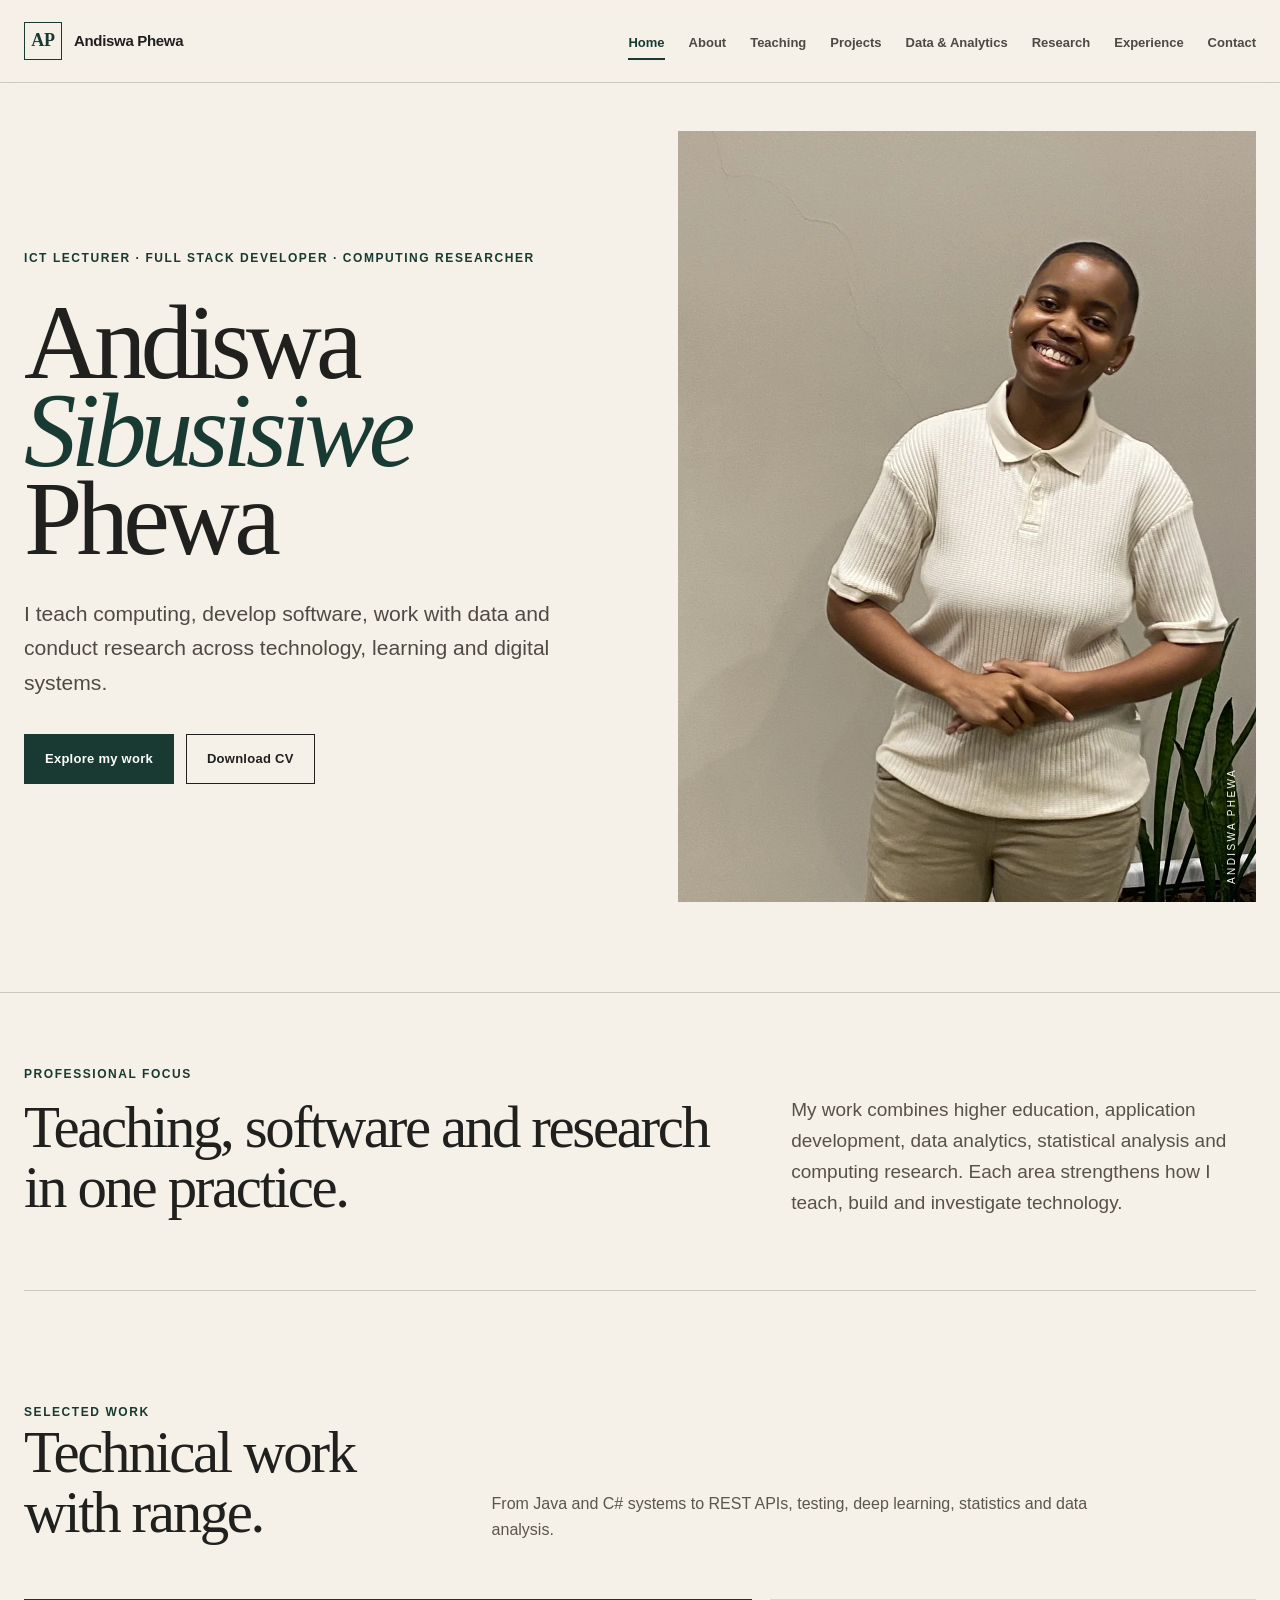
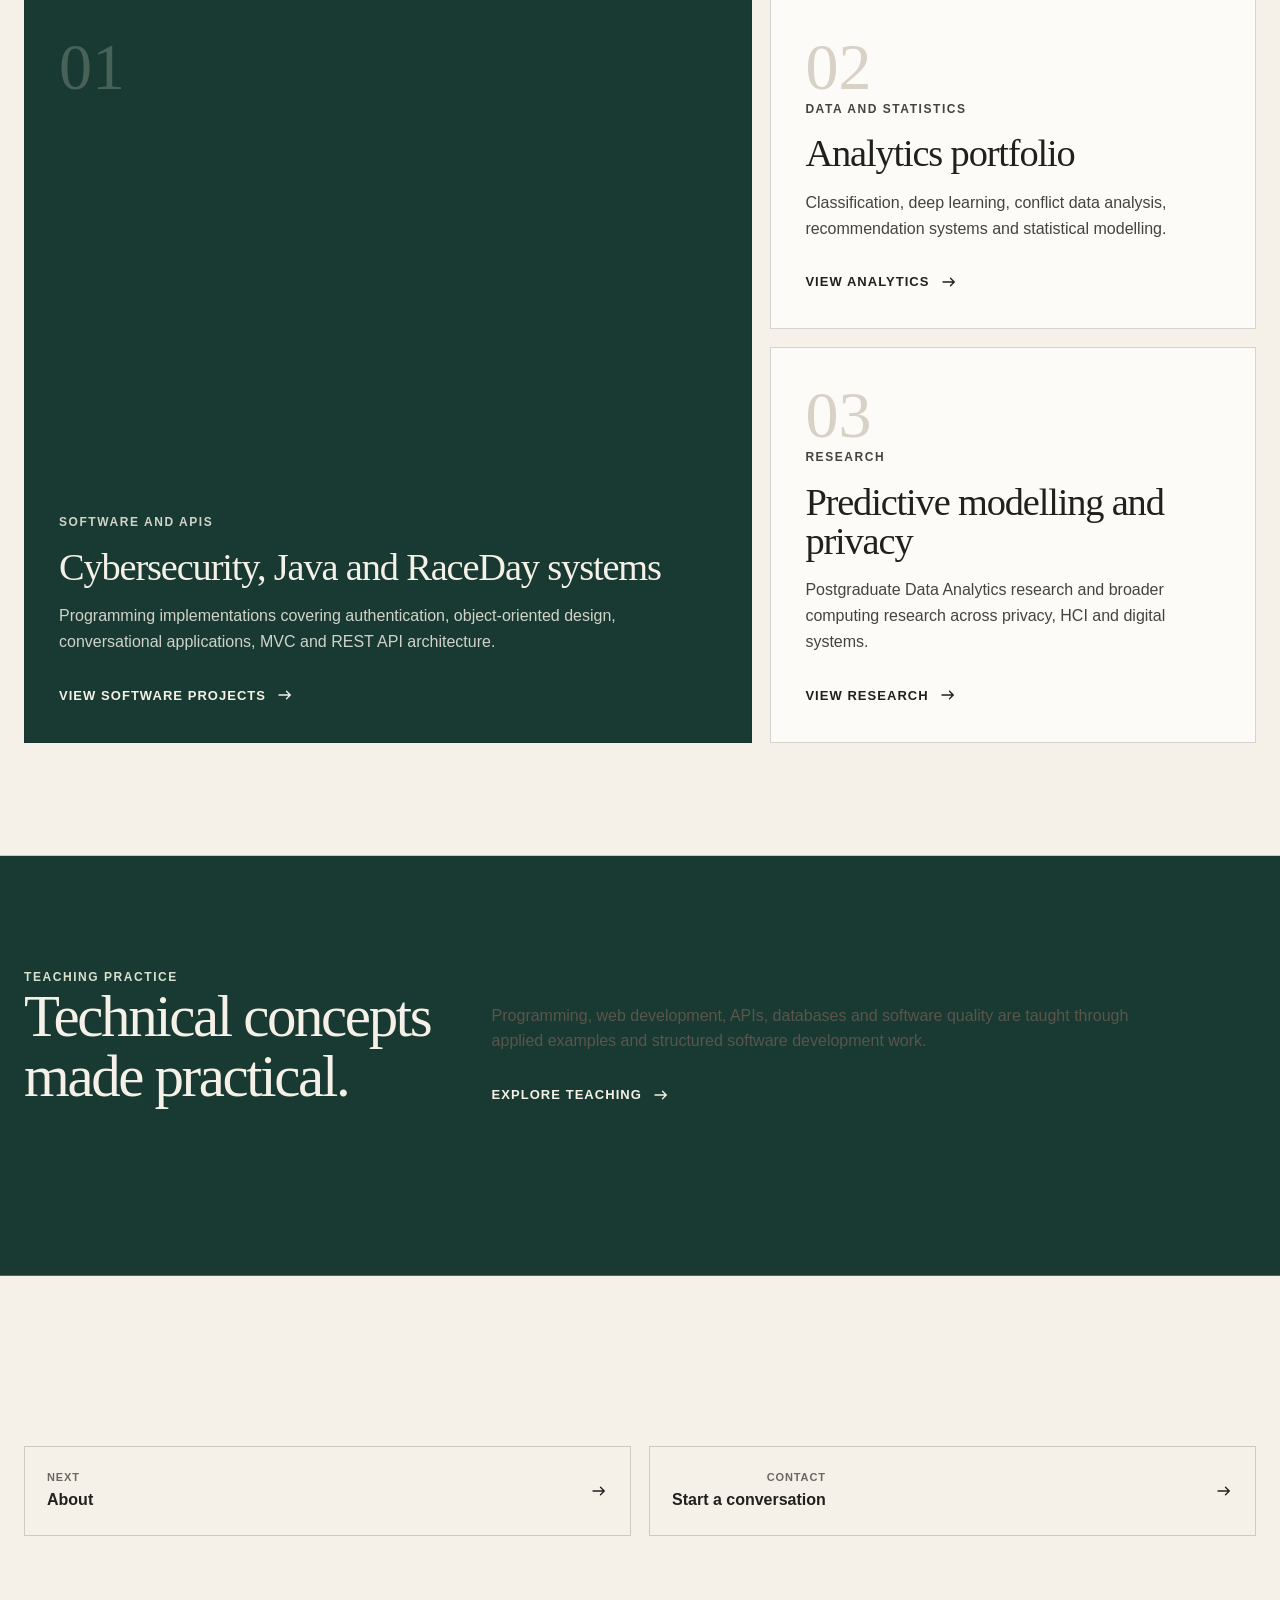
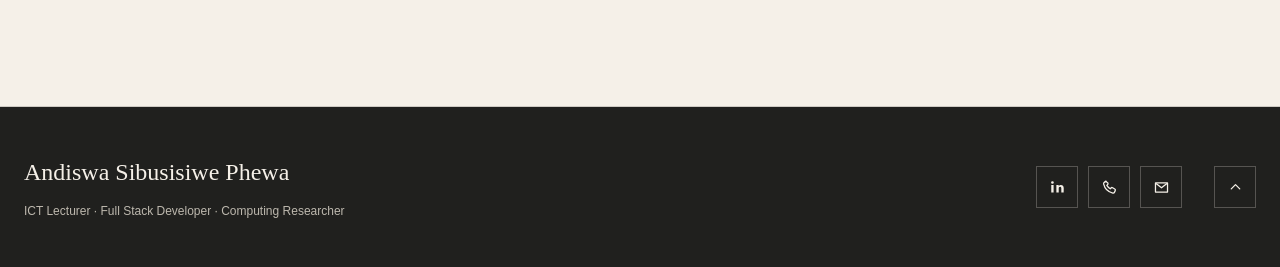
<file: index.html>
<!DOCTYPE html>
<html lang="en">
<head>
  <meta charset="UTF-8">
  <meta name="viewport" content="width=device-width, initial-scale=1.0">
  <title>Andiswa Phewa | ICT Lecturer, Developer and Computing Researcher</title>
  <meta name="description" content="Portfolio of Andiswa Sibusisiwe Phewa, ICT Lecturer, Full Stack Developer, Computing Researcher and postgraduate Data Analytics student.">
  <meta name="theme-color" content="#183A32">
  <meta property="og:title" content="Andiswa Phewa | ICT Lecturer, Developer and Computing Researcher">
  <meta property="og:description" content="Portfolio of Andiswa Sibusisiwe Phewa, ICT Lecturer, Full Stack Developer, Computing Researcher and postgraduate Data Analytics student.">
  <meta property="og:type" content="website">
  <meta property="og:image" content="assets/images/hero.jpg">
  <link rel="icon" href="assets/images/favicon.svg" type="image/svg+xml">
  <link rel="stylesheet" href="assets/css/styles.css">
</head>
<body id="page-top">
<a class="skip-link" href="#main">Skip to content</a>
<header class="site-header">
  <div class="header-inner">
    <a class="brand" href="index.html" aria-label="Andiswa Phewa home"><span class="brand-mark">AP</span><span class="brand-name">Andiswa Phewa</span></a>
    <button class="menu-toggle" type="button" aria-label="Open navigation" aria-expanded="false" aria-controls="site-nav"><span></span><span></span></button>
    <nav class="site-nav" id="site-nav" aria-label="Primary navigation"><a href="index.html" aria-current="page">Home</a><a href="about.html">About</a><a href="teaching.html">Teaching</a><a href="projects.html">Projects</a><a href="data.html">Data & Analytics</a><a href="research.html">Research</a><a href="experience.html">Experience</a><a href="contact.html">Contact</a></nav>
  </div>
</header>
<main id="main">
<section class="hero">
  <div class="container hero-grid">
    <div class="hero-copy reveal">
      <p class="eyebrow">ICT Lecturer · Full Stack Developer · Computing Researcher</p>
      <h1>Andiswa<br><em>Sibusisiwe</em><br>Phewa</h1>
      <p class="hero-intro">I teach computing, develop software, work with data and conduct research across technology, learning and digital systems.</p>
      <div class="hero-actions">
        <a class="btn btn-primary" href="projects.html">Explore my work</a>
        <a class="btn btn-ghost" href="assets/docs/Andiswa_Phewa_CV_2026_Final.docx" download>Download CV</a>
      </div>
    </div>
    <figure class="hero-visual reveal delay">
      <picture><source srcset="assets/images/hero.webp" type="image/webp"><img src="assets/images/hero.jpg" alt="Andiswa Phewa smiling in a professional portrait"></picture>
    </figure>
  </div>
</section>
<section class="container intro-strip">
  <div class="reveal"><div class="section-label">Professional focus</div><h2>Teaching, software and research in one practice.</h2></div>
  <p class="reveal delay">My work combines higher education, application development, data analytics, statistical analysis and computing research. Each area strengthens how I teach, build and investigate technology.</p>
</section>
<section class="section">
  <div class="container">
    <div class="section-heading reveal"><div><div class="section-label">Selected work</div><h2>Technical work with range.</h2></div><p>From Java and C# systems to REST APIs, testing, deep learning, statistics and data analysis.</p></div>
    <div class="featured-work">
      <a class="feature-card primary reveal" href="projects.html">
        <div class="number">01</div>
        <div><p class="kicker">Software and APIs</p><h3>Cybersecurity, Java and RaceDay systems</h3><p>Programming implementations covering authentication, object-oriented design, conversational applications, MVC and REST API architecture.</p><span class="arrow-link">View software projects <svg viewBox="0 0 24 24" width="18" height="18" aria-hidden="true"><path fill="none" stroke="currentColor" stroke-width="1.8" stroke-linecap="round" d="M4 12h15m-5-5 5 5-5 5"/></svg></span></div>
      </a>
      <div class="feature-stack">
        <a class="feature-card reveal delay" href="data.html"><div class="number">02</div><div><p class="kicker">Data and statistics</p><h3>Analytics portfolio</h3><p>Classification, deep learning, conflict data analysis, recommendation systems and statistical modelling.</p><span class="arrow-link">View analytics <svg viewBox="0 0 24 24" width="18" height="18" aria-hidden="true"><path fill="none" stroke="currentColor" stroke-width="1.8" stroke-linecap="round" d="M4 12h15m-5-5 5 5-5 5"/></svg></span></div></a>
        <a class="feature-card reveal delay" href="research.html"><div class="number">03</div><div><p class="kicker">Research</p><h3>Predictive modelling and privacy</h3><p>Postgraduate Data Analytics research and broader computing research across privacy, HCI and digital systems.</p><span class="arrow-link">View research <svg viewBox="0 0 24 24" width="18" height="18" aria-hidden="true"><path fill="none" stroke="currentColor" stroke-width="1.8" stroke-linecap="round" d="M4 12h15m-5-5 5 5-5 5"/></svg></span></div></a>
      </div>
    </div>
  </div>
</section>
<section class="section dark-section">
  <div class="container section-heading reveal">
    <div><div class="section-label">Teaching practice</div><h2>Technical concepts made practical.</h2></div>
    <div><p>Programming, web development, APIs, databases and software quality are taught through applied examples and structured software development work.</p><a class="arrow-link" href="teaching.html">Explore teaching <svg viewBox="0 0 24 24" width="18" height="18" aria-hidden="true"><path fill="none" stroke="currentColor" stroke-width="1.8" stroke-linecap="round" d="M4 12h15m-5-5 5 5-5 5"/></svg></a></div>
  </div>
</section>
<section class="section">
  <div class="container page-nav"><a href="about.html"><div><span>Next</span>About</div><svg viewBox="0 0 24 24" width="18" height="18" aria-hidden="true"><path fill="none" stroke="currentColor" stroke-width="1.8" stroke-linecap="round" d="M4 12h15m-5-5 5 5-5 5"/></svg></a><a href="contact.html"><div><span>Contact</span>Start a conversation</div><svg viewBox="0 0 24 24" width="18" height="18" aria-hidden="true"><path fill="none" stroke="currentColor" stroke-width="1.8" stroke-linecap="round" d="M4 12h15m-5-5 5 5-5 5"/></svg></a></div>
</section>
</main>
<footer class="site-footer">
  <div class="container footer-grid">
    <div>
      <div class="footer-brand">Andiswa Sibusisiwe Phewa</div>
      <div class="footer-meta">ICT Lecturer · Full Stack Developer · Computing Researcher</div>
    </div>
    <div class="footer-social" aria-label="Contact links">
      <a class="icon-link" href="https://www.linkedin.com/in/andiswa-sibusisiwe-phewa-a046a7234/" target="_blank" rel="noopener noreferrer" aria-label="Open LinkedIn profile"><svg viewBox="0 0 24 24" aria-hidden="true"><path fill="currentColor" d="M6.5 8.4H3.2V19h3.3V8.4ZM4.85 3A1.93 1.93 0 1 0 4.85 6.86 1.93 1.93 0 0 0 4.85 3ZM20.8 13.05c0-3.2-1.7-4.69-3.97-4.69a3.44 3.44 0 0 0-3.12 1.72V8.4h-3.3V19h3.3v-5.25c0-1.38.26-2.72 1.98-2.72 1.69 0 1.71 1.58 1.71 2.81V19h3.3l.1-5.95Z"/></svg></a>
      <a class="icon-link" href="tel:+27677904428" aria-label="Call 067 790 4428"><svg viewBox="0 0 24 24" aria-hidden="true"><path fill="none" stroke="currentColor" stroke-width="1.8" stroke-linecap="round" stroke-linejoin="round" d="M7.2 3.5 4.7 4.7c-.8.4-1.2 1.3-1 2.2 1.5 6.5 6.5 11.5 13 13 .9.2 1.8-.2 2.2-1l1.2-2.5c.4-.8.1-1.8-.7-2.3l-3-1.8c-.7-.4-1.6-.3-2.2.3l-1.2 1.2a14.7 14.7 0 0 1-4.8-4.8l1.2-1.2c.6-.6.7-1.5.3-2.2L7.9 4.2c-.4-.8-1.5-1.1-2.3-.7Z"/></svg></a>
      <a class="icon-link" href="mailto:andiswa0310@gmail.com" aria-label="Email Andiswa Phewa"><svg viewBox="0 0 24 24" aria-hidden="true"><path fill="none" stroke="currentColor" stroke-width="1.8" stroke-linejoin="round" d="M3.5 5.5h17v13h-17z"/><path fill="none" stroke="currentColor" stroke-width="1.8" stroke-linejoin="round" d="m4.3 6.4 7.7 6 7.7-6"/></svg></a>
    </div>
    <button class="back-top" type="button" data-back-to-top aria-label="Back to top"><svg viewBox="0 0 24 24" aria-hidden="true"><path fill="none" stroke="currentColor" stroke-width="1.8" stroke-linecap="round" stroke-linejoin="round" d="m6 14 6-6 6 6"/></svg></button>
  </div>
</footer>
<script src="assets/js/main.js"></script>
</body>
</html>
</file>
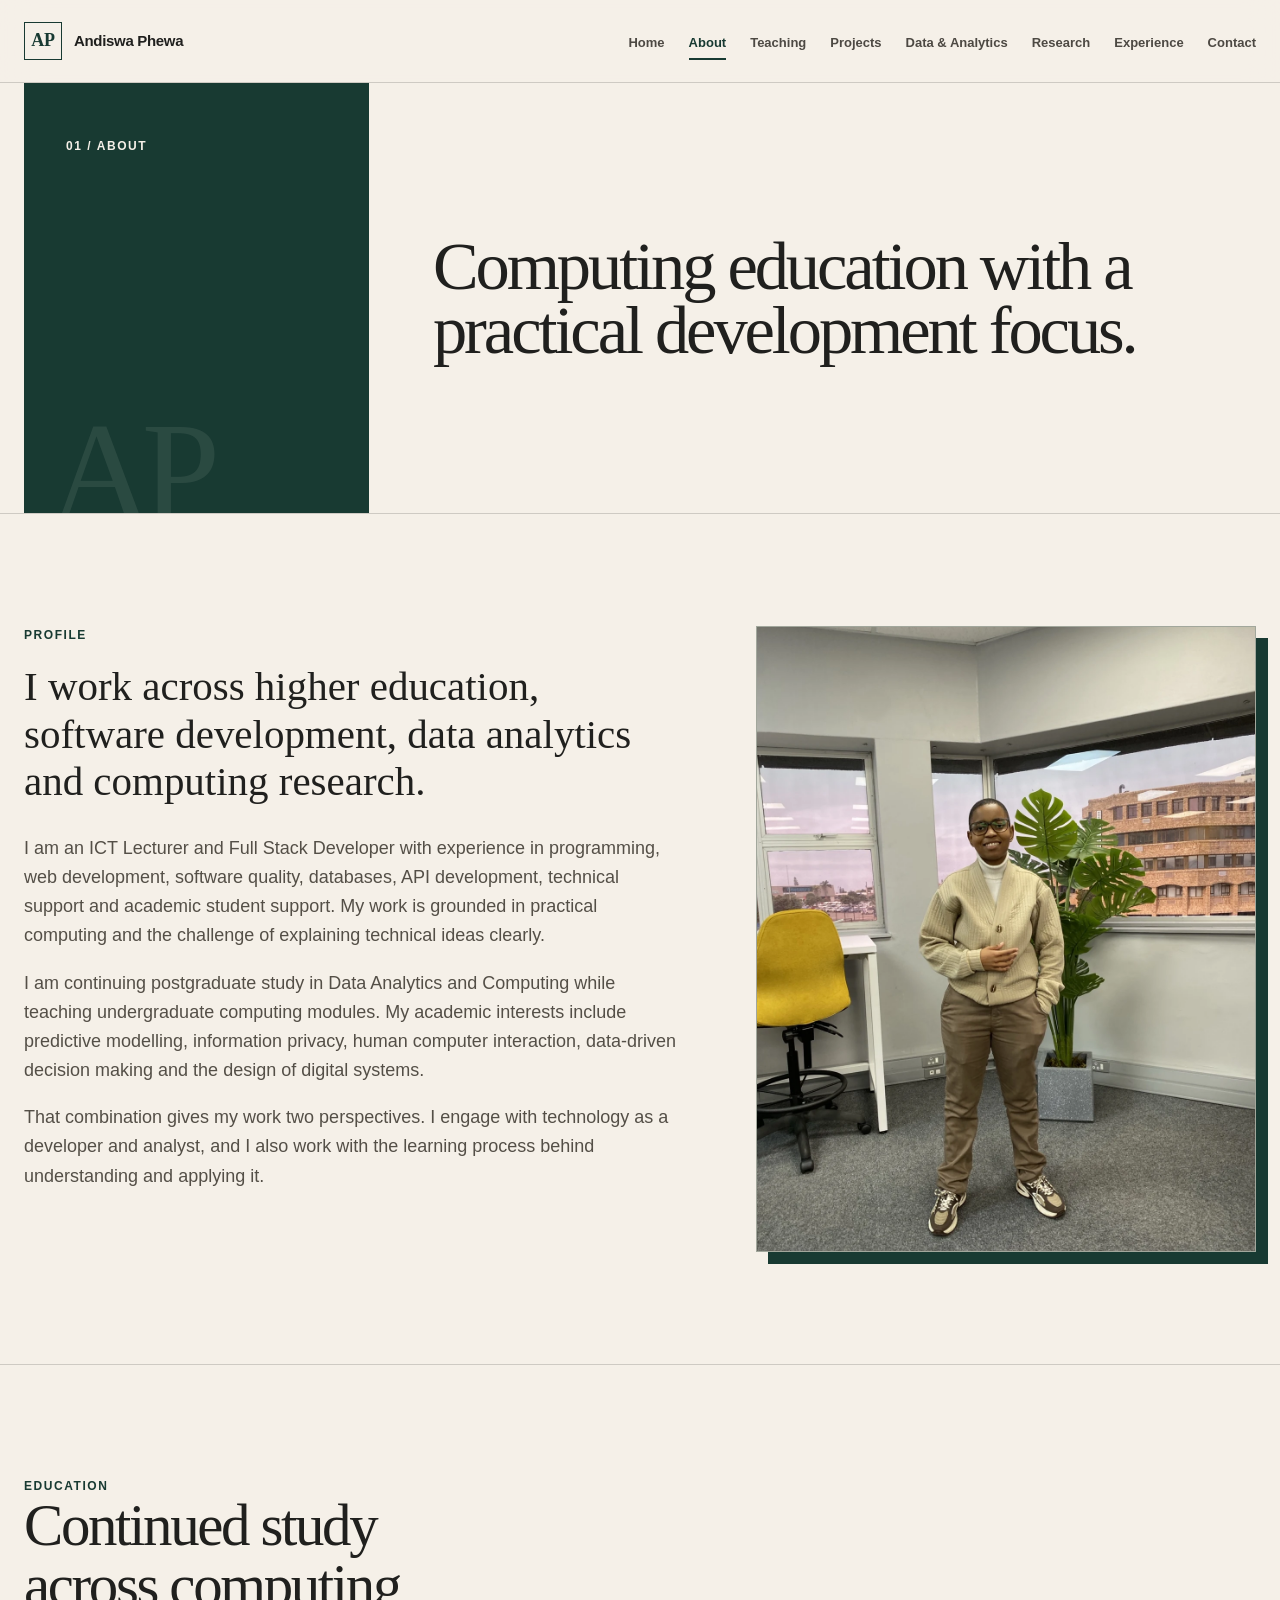
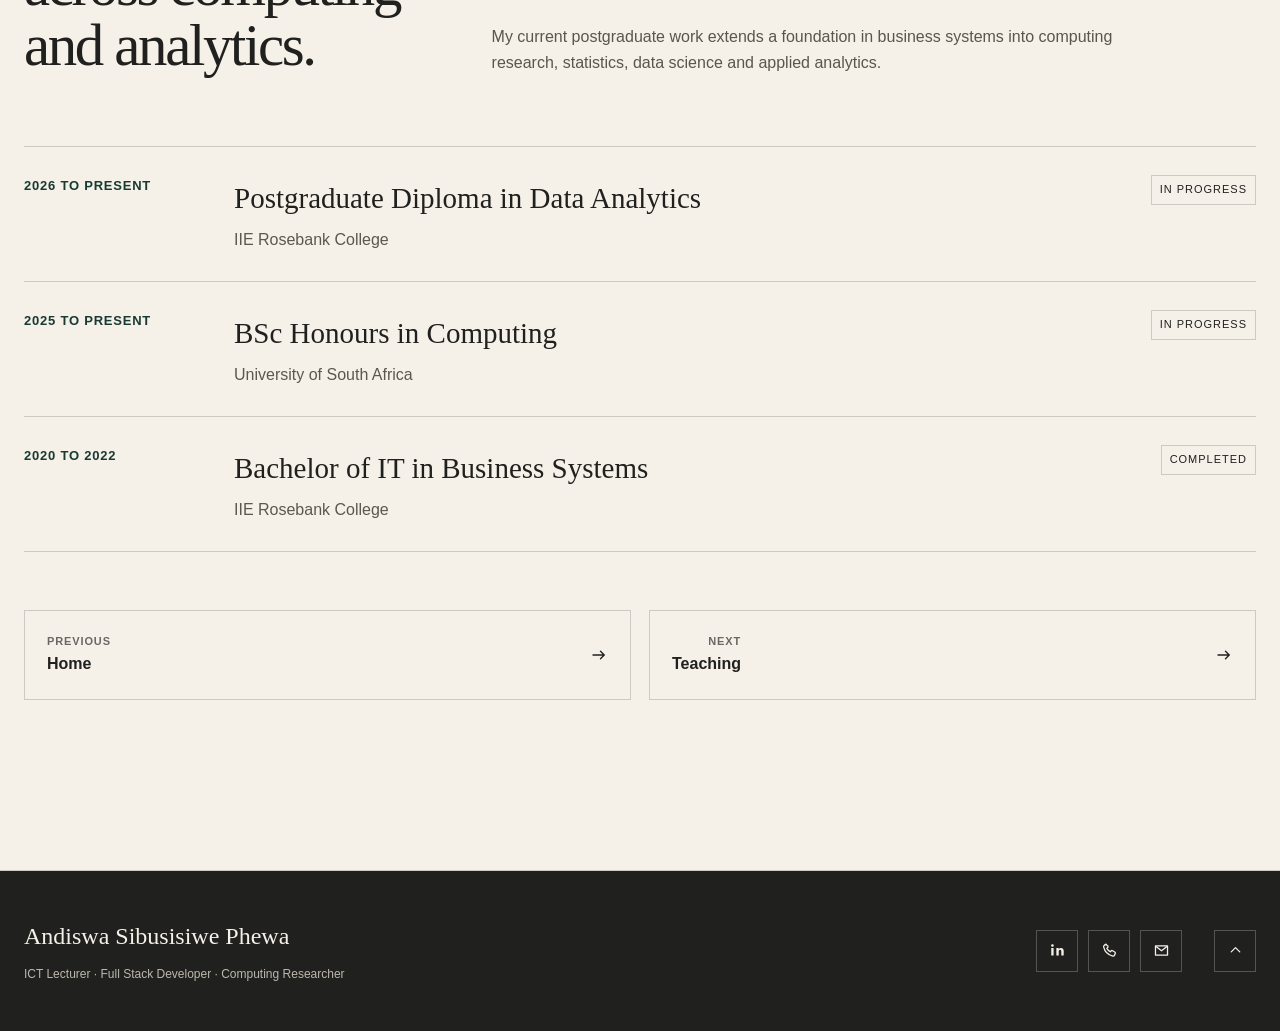
<file: about.html>
<!DOCTYPE html>
<html lang="en">
<head>
  <meta charset="UTF-8">
  <meta name="viewport" content="width=device-width, initial-scale=1.0">
  <title>About | Andiswa Phewa</title>
  <meta name="description" content="Professional background, education and academic profile of Andiswa Sibusisiwe Phewa.">
  <meta name="theme-color" content="#183A32">
  <meta property="og:title" content="About | Andiswa Phewa">
  <meta property="og:description" content="Professional background, education and academic profile of Andiswa Sibusisiwe Phewa.">
  <meta property="og:type" content="website">
  <meta property="og:image" content="assets/images/hero.jpg">
  <link rel="icon" href="assets/images/favicon.svg" type="image/svg+xml">
  <link rel="stylesheet" href="assets/css/styles.css">
</head>
<body id="page-top">
<a class="skip-link" href="#main">Skip to content</a>
<header class="site-header">
  <div class="header-inner">
    <a class="brand" href="index.html" aria-label="Andiswa Phewa home"><span class="brand-mark">AP</span><span class="brand-name">Andiswa Phewa</span></a>
    <button class="menu-toggle" type="button" aria-label="Open navigation" aria-expanded="false" aria-controls="site-nav"><span></span><span></span></button>
    <nav class="site-nav" id="site-nav" aria-label="Primary navigation"><a href="index.html">Home</a><a href="about.html" aria-current="page">About</a><a href="teaching.html">Teaching</a><a href="projects.html">Projects</a><a href="data.html">Data & Analytics</a><a href="research.html">Research</a><a href="experience.html">Experience</a><a href="contact.html">Contact</a></nav>
  </div>
</header>
<main id="main">
<section class="page-hero"><div class="container page-hero-grid"><div class="page-number">01 / About</div><h1>Computing education with a practical development focus.</h1></div></section>
<section class="section"><div class="container editorial-grid">
  <div class="about-story reveal"><div class="section-label">Profile</div><p class="lead">I work across higher education, software development, data analytics and computing research.</p><p>I am an ICT Lecturer and Full Stack Developer with experience in programming, web development, software quality, databases, API development, technical support and academic student support. My work is grounded in practical computing and the challenge of explaining technical ideas clearly.</p><p>I am continuing postgraduate study in Data Analytics and Computing while teaching undergraduate computing modules. My academic interests include predictive modelling, information privacy, human computer interaction, data-driven decision making and the design of digital systems.</p><p>That combination gives my work two perspectives. I engage with technology as a developer and analyst, and I also work with the learning process behind understanding and applying it.</p></div>
  <figure class="photo-frame editorial-photo about-photo reveal delay"><picture><source srcset="assets/images/about.webp" type="image/webp"><img src="assets/images/about.jpg" alt="Andiswa Phewa in a professional office portrait"></picture></figure>
</div></section>
<section class="section"><div class="container">
  <div class="section-heading reveal"><div><div class="section-label">Education</div><h2>Continued study across computing and analytics.</h2></div><p>My current postgraduate work extends a foundation in business systems into computing research, statistics, data science and applied analytics.</p></div>
  <div class="education-list reveal">
    <article class="education-item"><div class="year">2026 to Present</div><div><h3>Postgraduate Diploma in Data Analytics</h3><p>IIE Rosebank College</p></div><span class="status">In Progress</span></article>
    <article class="education-item"><div class="year">2025 to Present</div><div><h3>BSc Honours in Computing</h3><p>University of South Africa</p></div><span class="status">In Progress</span></article>
    <article class="education-item"><div class="year">2020 to 2022</div><div><h3>Bachelor of IT in Business Systems</h3><p>IIE Rosebank College</p></div><span class="status">Completed</span></article>
  </div>
  <div class="page-nav"><a href="index.html"><div><span>Previous</span>Home</div><svg viewBox="0 0 24 24" width="18" height="18" aria-hidden="true"><path fill="none" stroke="currentColor" stroke-width="1.8" stroke-linecap="round" d="M4 12h15m-5-5 5 5-5 5"/></svg></a><a href="teaching.html"><div><span>Next</span>Teaching</div><svg viewBox="0 0 24 24" width="18" height="18" aria-hidden="true"><path fill="none" stroke="currentColor" stroke-width="1.8" stroke-linecap="round" d="M4 12h15m-5-5 5 5-5 5"/></svg></a></div>
</div></section>
</main>
<footer class="site-footer">
  <div class="container footer-grid">
    <div>
      <div class="footer-brand">Andiswa Sibusisiwe Phewa</div>
      <div class="footer-meta">ICT Lecturer · Full Stack Developer · Computing Researcher</div>
    </div>
    <div class="footer-social" aria-label="Contact links">
      <a class="icon-link" href="https://www.linkedin.com/in/andiswa-sibusisiwe-phewa-a046a7234/" target="_blank" rel="noopener noreferrer" aria-label="Open LinkedIn profile"><svg viewBox="0 0 24 24" aria-hidden="true"><path fill="currentColor" d="M6.5 8.4H3.2V19h3.3V8.4ZM4.85 3A1.93 1.93 0 1 0 4.85 6.86 1.93 1.93 0 0 0 4.85 3ZM20.8 13.05c0-3.2-1.7-4.69-3.97-4.69a3.44 3.44 0 0 0-3.12 1.72V8.4h-3.3V19h3.3v-5.25c0-1.38.26-2.72 1.98-2.72 1.69 0 1.71 1.58 1.71 2.81V19h3.3l.1-5.95Z"/></svg></a>
      <a class="icon-link" href="tel:+27677904428" aria-label="Call 067 790 4428"><svg viewBox="0 0 24 24" aria-hidden="true"><path fill="none" stroke="currentColor" stroke-width="1.8" stroke-linecap="round" stroke-linejoin="round" d="M7.2 3.5 4.7 4.7c-.8.4-1.2 1.3-1 2.2 1.5 6.5 6.5 11.5 13 13 .9.2 1.8-.2 2.2-1l1.2-2.5c.4-.8.1-1.8-.7-2.3l-3-1.8c-.7-.4-1.6-.3-2.2.3l-1.2 1.2a14.7 14.7 0 0 1-4.8-4.8l1.2-1.2c.6-.6.7-1.5.3-2.2L7.9 4.2c-.4-.8-1.5-1.1-2.3-.7Z"/></svg></a>
      <a class="icon-link" href="mailto:andiswa0310@gmail.com" aria-label="Email Andiswa Phewa"><svg viewBox="0 0 24 24" aria-hidden="true"><path fill="none" stroke="currentColor" stroke-width="1.8" stroke-linejoin="round" d="M3.5 5.5h17v13h-17z"/><path fill="none" stroke="currentColor" stroke-width="1.8" stroke-linejoin="round" d="m4.3 6.4 7.7 6 7.7-6"/></svg></a>
    </div>
    <button class="back-top" type="button" data-back-to-top aria-label="Back to top"><svg viewBox="0 0 24 24" aria-hidden="true"><path fill="none" stroke="currentColor" stroke-width="1.8" stroke-linecap="round" stroke-linejoin="round" d="m6 14 6-6 6 6"/></svg></button>
  </div>
</footer>
<script src="assets/js/main.js"></script>
</body>
</html>
</file>
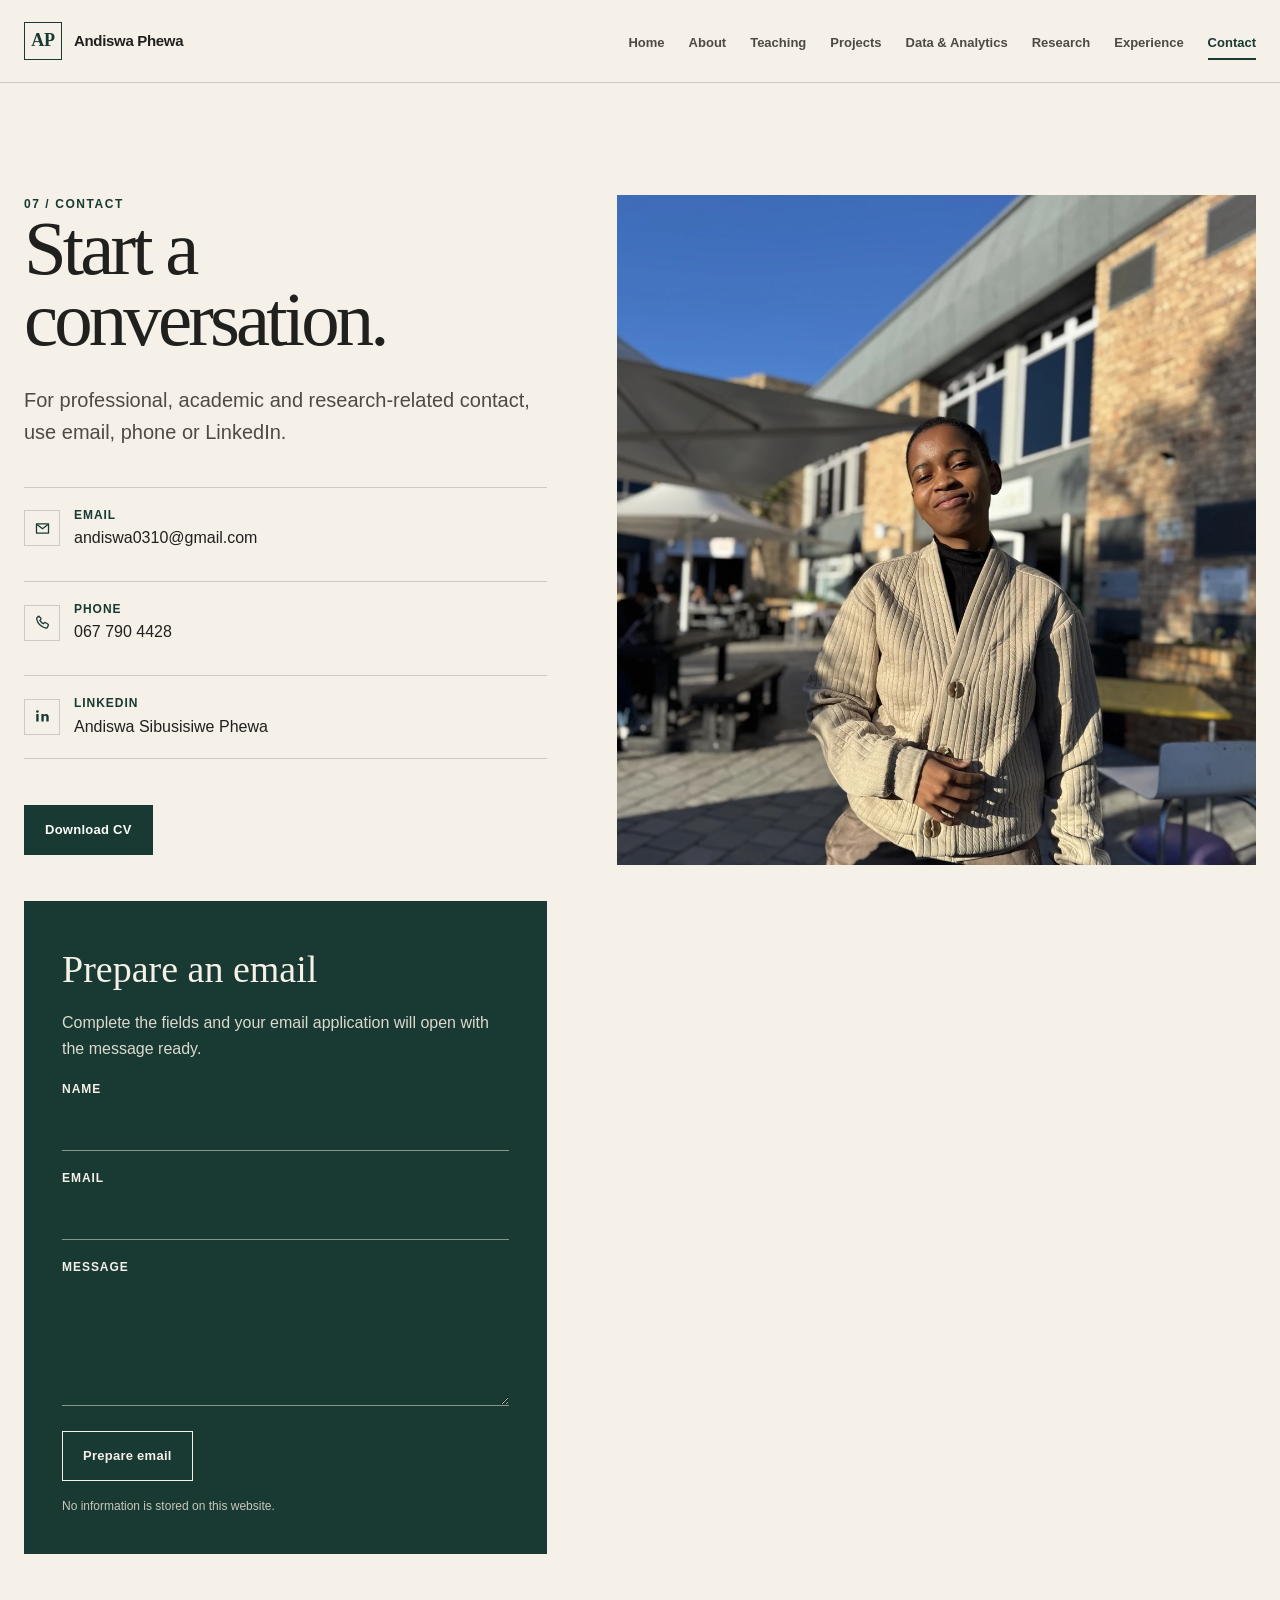
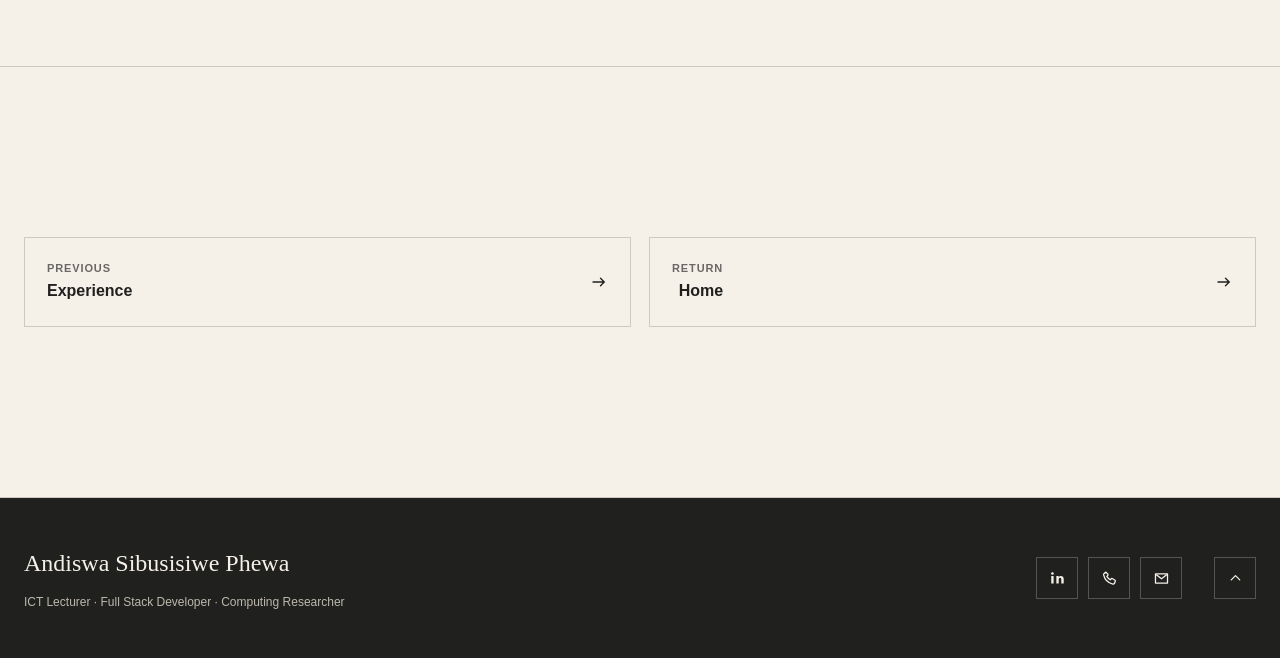
<file: contact.html>
<!DOCTYPE html>
<html lang="en">
<head>
  <meta charset="UTF-8">
  <meta name="viewport" content="width=device-width, initial-scale=1.0">
  <title>Contact | Andiswa Phewa</title>
  <meta name="description" content="Contact Andiswa Sibusisiwe Phewa for professional, academic and research conversations.">
  <meta name="theme-color" content="#183A32">
  <meta property="og:title" content="Contact | Andiswa Phewa">
  <meta property="og:description" content="Contact Andiswa Sibusisiwe Phewa for professional, academic and research conversations.">
  <meta property="og:type" content="website">
  <meta property="og:image" content="assets/images/hero.jpg">
  <link rel="icon" href="assets/images/favicon.svg" type="image/svg+xml">
  <link rel="stylesheet" href="assets/css/styles.css">
</head>
<body id="page-top">
<a class="skip-link" href="#main">Skip to content</a>
<header class="site-header">
  <div class="header-inner">
    <a class="brand" href="index.html" aria-label="Andiswa Phewa home"><span class="brand-mark">AP</span><span class="brand-name">Andiswa Phewa</span></a>
    <button class="menu-toggle" type="button" aria-label="Open navigation" aria-expanded="false" aria-controls="site-nav"><span></span><span></span></button>
    <nav class="site-nav" id="site-nav" aria-label="Primary navigation"><a href="index.html">Home</a><a href="about.html">About</a><a href="teaching.html">Teaching</a><a href="projects.html">Projects</a><a href="data.html">Data & Analytics</a><a href="research.html">Research</a><a href="experience.html">Experience</a><a href="contact.html" aria-current="page">Contact</a></nav>
  </div>
</header>
<main id="main">
<section class="section"><div class="container contact-layout">
  <div class="contact-copy reveal"><div class="section-label">07 / Contact</div><h1>Start a conversation.</h1><p class="lead">For professional, academic and research-related contact, use email, phone or LinkedIn.</p>
    <div class="contact-links">
      <a class="contact-link" href="mailto:andiswa0310@gmail.com"><span class="contact-icon"><svg viewBox="0 0 24 24" aria-hidden="true"><path fill="none" stroke="currentColor" stroke-width="1.8" stroke-linejoin="round" d="M3.5 5.5h17v13h-17z"/><path fill="none" stroke="currentColor" stroke-width="1.8" stroke-linejoin="round" d="m4.3 6.4 7.7 6 7.7-6"/></svg></span><span><strong>Email</strong><span>andiswa0310@gmail.com</span></span></a>
      <a class="contact-link" href="tel:+27677904428"><span class="contact-icon"><svg viewBox="0 0 24 24" aria-hidden="true"><path fill="none" stroke="currentColor" stroke-width="1.8" stroke-linecap="round" stroke-linejoin="round" d="M7.2 3.5 4.7 4.7c-.8.4-1.2 1.3-1 2.2 1.5 6.5 6.5 11.5 13 13 .9.2 1.8-.2 2.2-1l1.2-2.5c.4-.8.1-1.8-.7-2.3l-3-1.8c-.7-.4-1.6-.3-2.2.3l-1.2 1.2a14.7 14.7 0 0 1-4.8-4.8l1.2-1.2c.6-.6.7-1.5.3-2.2L7.9 4.2c-.4-.8-1.5-1.1-2.3-.7Z"/></svg></span><span><strong>Phone</strong><span>067 790 4428</span></span></a>
      <a class="contact-link" href="https://www.linkedin.com/in/andiswa-sibusisiwe-phewa-a046a7234/" target="_blank" rel="noopener noreferrer"><span class="contact-icon"><svg viewBox="0 0 24 24" aria-hidden="true"><path fill="currentColor" d="M6.5 8.4H3.2V19h3.3V8.4ZM4.85 3A1.93 1.93 0 1 0 4.85 6.86 1.93 1.93 0 0 0 4.85 3ZM20.8 13.05c0-3.2-1.7-4.69-3.97-4.69a3.44 3.44 0 0 0-3.12 1.72V8.4h-3.3V19h3.3v-5.25c0-1.38.26-2.72 1.98-2.72 1.69 0 1.71 1.58 1.71 2.81V19h3.3l.1-5.95Z"/></svg></span><span><strong>LinkedIn</strong><span>Andiswa Sibusisiwe Phewa</span></span></a>
    </div>
    <a class="btn btn-primary" href="assets/docs/Andiswa_Phewa_CV_2026_Final.docx" download>Download CV</a>
    <form class="contact-form" id="contact-form"><h2>Prepare an email</h2><p>Complete the fields and your email application will open with the message ready.</p><label>Name<input type="text" name="name" autocomplete="name" required></label><label>Email<input type="email" name="email" autocomplete="email" required></label><label>Message<textarea name="message" rows="5" required></textarea></label><button class="btn btn-light" type="submit">Prepare email</button><p class="form-note">No information is stored on this website.</p></form>
  </div>
  <figure class="photo-frame contact-photo reveal delay"><picture><source srcset="assets/images/contact.webp" type="image/webp"><img src="assets/images/contact.jpg" alt="Andiswa Phewa in a professional outdoor portrait"></picture></figure>
</div></section>
<section class="section"><div class="container page-nav"><a href="experience.html"><div><span>Previous</span>Experience</div><svg viewBox="0 0 24 24" width="18" height="18" aria-hidden="true"><path fill="none" stroke="currentColor" stroke-width="1.8" stroke-linecap="round" d="M4 12h15m-5-5 5 5-5 5"/></svg></a><a href="index.html"><div><span>Return</span>Home</div><svg viewBox="0 0 24 24" width="18" height="18" aria-hidden="true"><path fill="none" stroke="currentColor" stroke-width="1.8" stroke-linecap="round" d="M4 12h15m-5-5 5 5-5 5"/></svg></a></div></section>
</main>
<footer class="site-footer">
  <div class="container footer-grid">
    <div>
      <div class="footer-brand">Andiswa Sibusisiwe Phewa</div>
      <div class="footer-meta">ICT Lecturer · Full Stack Developer · Computing Researcher</div>
    </div>
    <div class="footer-social" aria-label="Contact links">
      <a class="icon-link" href="https://www.linkedin.com/in/andiswa-sibusisiwe-phewa-a046a7234/" target="_blank" rel="noopener noreferrer" aria-label="Open LinkedIn profile"><svg viewBox="0 0 24 24" aria-hidden="true"><path fill="currentColor" d="M6.5 8.4H3.2V19h3.3V8.4ZM4.85 3A1.93 1.93 0 1 0 4.85 6.86 1.93 1.93 0 0 0 4.85 3ZM20.8 13.05c0-3.2-1.7-4.69-3.97-4.69a3.44 3.44 0 0 0-3.12 1.72V8.4h-3.3V19h3.3v-5.25c0-1.38.26-2.72 1.98-2.72 1.69 0 1.71 1.58 1.71 2.81V19h3.3l.1-5.95Z"/></svg></a>
      <a class="icon-link" href="tel:+27677904428" aria-label="Call 067 790 4428"><svg viewBox="0 0 24 24" aria-hidden="true"><path fill="none" stroke="currentColor" stroke-width="1.8" stroke-linecap="round" stroke-linejoin="round" d="M7.2 3.5 4.7 4.7c-.8.4-1.2 1.3-1 2.2 1.5 6.5 6.5 11.5 13 13 .9.2 1.8-.2 2.2-1l1.2-2.5c.4-.8.1-1.8-.7-2.3l-3-1.8c-.7-.4-1.6-.3-2.2.3l-1.2 1.2a14.7 14.7 0 0 1-4.8-4.8l1.2-1.2c.6-.6.7-1.5.3-2.2L7.9 4.2c-.4-.8-1.5-1.1-2.3-.7Z"/></svg></a>
      <a class="icon-link" href="mailto:andiswa0310@gmail.com" aria-label="Email Andiswa Phewa"><svg viewBox="0 0 24 24" aria-hidden="true"><path fill="none" stroke="currentColor" stroke-width="1.8" stroke-linejoin="round" d="M3.5 5.5h17v13h-17z"/><path fill="none" stroke="currentColor" stroke-width="1.8" stroke-linejoin="round" d="m4.3 6.4 7.7 6 7.7-6"/></svg></a>
    </div>
    <button class="back-top" type="button" data-back-to-top aria-label="Back to top"><svg viewBox="0 0 24 24" aria-hidden="true"><path fill="none" stroke="currentColor" stroke-width="1.8" stroke-linecap="round" stroke-linejoin="round" d="m6 14 6-6 6 6"/></svg></button>
  </div>
</footer>
<script src="assets/js/main.js"></script>
</body>
</html>
</file>
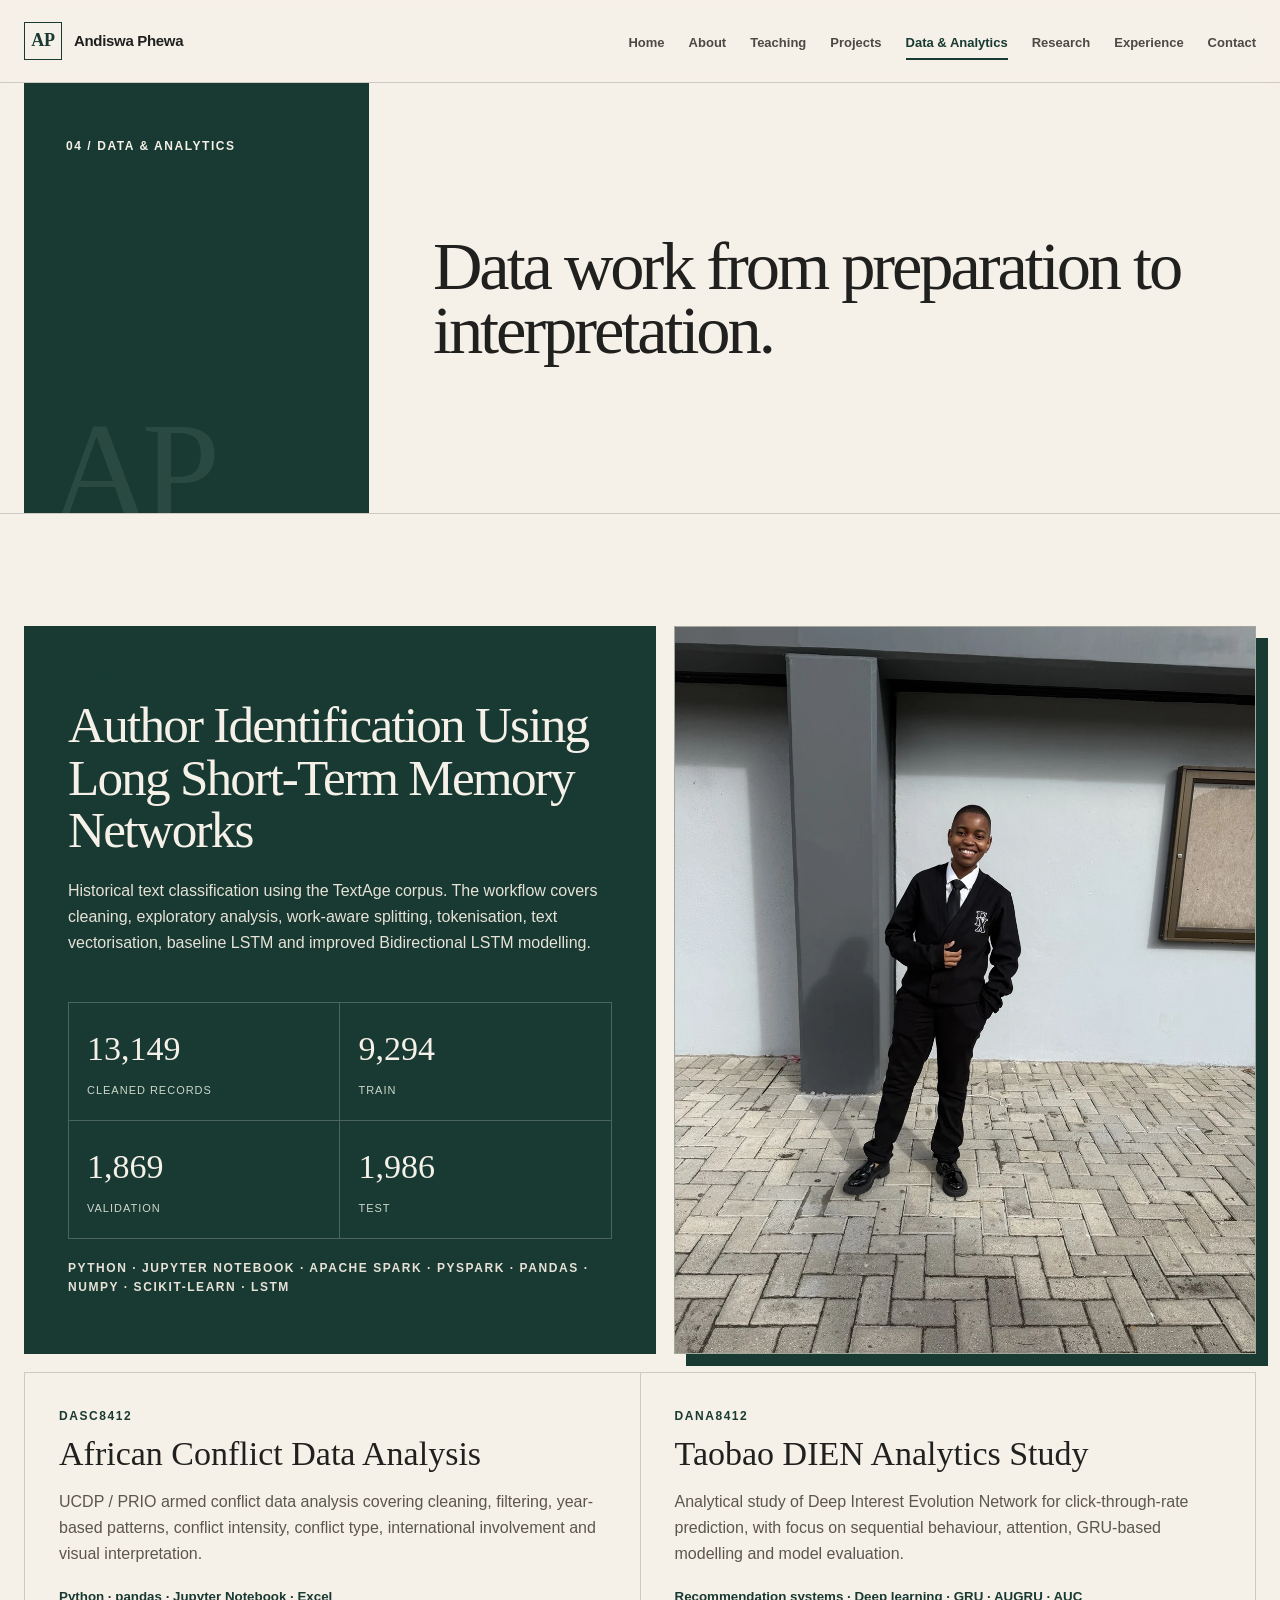
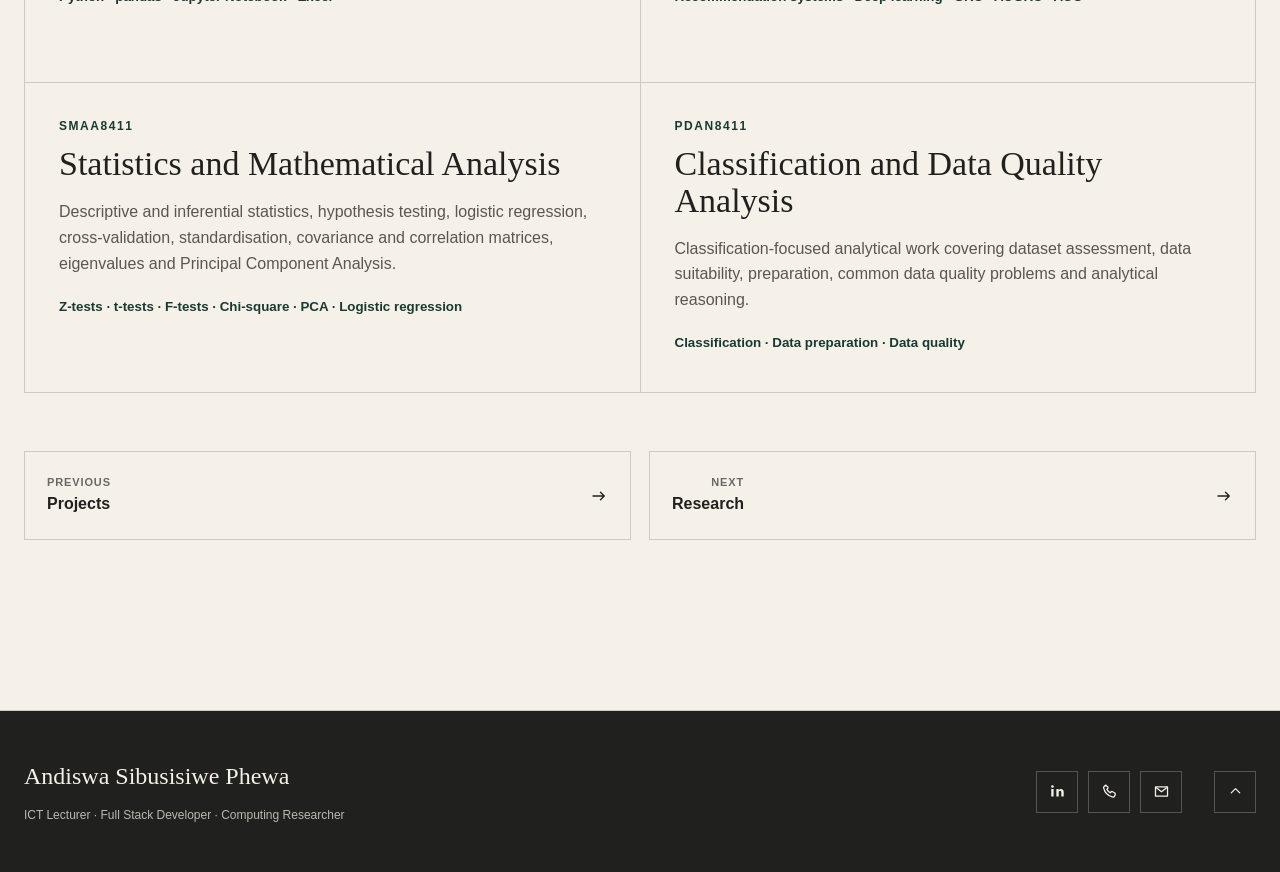
<file: data.html>
<!DOCTYPE html>
<html lang="en">
<head>
  <meta charset="UTF-8">
  <meta name="viewport" content="width=device-width, initial-scale=1.0">
  <title>Data and Analytics | Andiswa Phewa</title>
  <meta name="description" content="Data analytics, deep learning, data science and statistical analysis work by Andiswa Phewa.">
  <meta name="theme-color" content="#183A32">
  <meta property="og:title" content="Data and Analytics | Andiswa Phewa">
  <meta property="og:description" content="Data analytics, deep learning, data science and statistical analysis work by Andiswa Phewa.">
  <meta property="og:type" content="website">
  <meta property="og:image" content="assets/images/hero.jpg">
  <link rel="icon" href="assets/images/favicon.svg" type="image/svg+xml">
  <link rel="stylesheet" href="assets/css/styles.css">
</head>
<body id="page-top">
<a class="skip-link" href="#main">Skip to content</a>
<header class="site-header">
  <div class="header-inner">
    <a class="brand" href="index.html" aria-label="Andiswa Phewa home"><span class="brand-mark">AP</span><span class="brand-name">Andiswa Phewa</span></a>
    <button class="menu-toggle" type="button" aria-label="Open navigation" aria-expanded="false" aria-controls="site-nav"><span></span><span></span></button>
    <nav class="site-nav" id="site-nav" aria-label="Primary navigation"><a href="index.html">Home</a><a href="about.html">About</a><a href="teaching.html">Teaching</a><a href="projects.html">Projects</a><a href="data.html" aria-current="page">Data & Analytics</a><a href="research.html">Research</a><a href="experience.html">Experience</a><a href="contact.html">Contact</a></nav>
  </div>
</header>
<main id="main">
<section class="page-hero"><div class="container page-hero-grid"><div class="page-number">04 / Data & Analytics</div><h1>Data work from preparation to interpretation.</h1></div></section>
<section class="section"><div class="container">
  <div class="data-feature reveal">
    <article class="data-panel"><div><div class="kicker">PDAN8412</div><h2>Author Identification Using Long Short-Term Memory Networks</h2><p>Historical text classification using the TextAge corpus. The workflow covers cleaning, exploratory analysis, work-aware splitting, tokenisation, text vectorisation, baseline LSTM and improved Bidirectional LSTM modelling.</p></div><div><div class="metric-grid"><div class="metric"><strong>13,149</strong><span>Cleaned records</span></div><div class="metric"><strong>9,294</strong><span>Train</span></div><div class="metric"><strong>1,869</strong><span>Validation</span></div><div class="metric"><strong>1,986</strong><span>Test</span></div></div><p class="kicker" style="margin-top:20px">Python · Jupyter Notebook · Apache Spark · PySpark · pandas · NumPy · scikit-learn · LSTM</p></div></article>
    <figure class="photo-frame editorial-photo data-image"><picture><source srcset="assets/images/research.webp" type="image/webp"><img src="assets/images/research.jpg" alt="Andiswa Phewa at a university event"></picture></figure>
  </div>
  <div class="analysis-grid">
    <article class="analysis-card reveal"><div class="kicker">DASC8412</div><h3>African Conflict Data Analysis</h3><p>UCDP / PRIO armed conflict data analysis covering cleaning, filtering, year-based patterns, conflict intensity, conflict type, international involvement and visual interpretation.</p><small>Python · pandas · Jupyter Notebook · Excel</small></article>
    <article class="analysis-card reveal"><div class="kicker">DANA8412</div><h3>Taobao DIEN Analytics Study</h3><p>Analytical study of Deep Interest Evolution Network for click-through-rate prediction, with focus on sequential behaviour, attention, GRU-based modelling and model evaluation.</p><small>Recommendation systems · Deep learning · GRU · AUGRU · AUC</small></article>
    <article class="analysis-card reveal"><div class="kicker">SMAA8411</div><h3>Statistics and Mathematical Analysis</h3><p>Descriptive and inferential statistics, hypothesis testing, logistic regression, cross-validation, standardisation, covariance and correlation matrices, eigenvalues and Principal Component Analysis.</p><small>Z-tests · t-tests · F-tests · Chi-square · PCA · Logistic regression</small></article>
    <article class="analysis-card reveal"><div class="kicker">PDAN8411</div><h3>Classification and Data Quality Analysis</h3><p>Classification-focused analytical work covering dataset assessment, data suitability, preparation, common data quality problems and analytical reasoning.</p><small>Classification · Data preparation · Data quality</small></article>
  </div>
  <div class="page-nav"><a href="projects.html"><div><span>Previous</span>Projects</div><svg viewBox="0 0 24 24" width="18" height="18" aria-hidden="true"><path fill="none" stroke="currentColor" stroke-width="1.8" stroke-linecap="round" d="M4 12h15m-5-5 5 5-5 5"/></svg></a><a href="research.html"><div><span>Next</span>Research</div><svg viewBox="0 0 24 24" width="18" height="18" aria-hidden="true"><path fill="none" stroke="currentColor" stroke-width="1.8" stroke-linecap="round" d="M4 12h15m-5-5 5 5-5 5"/></svg></a></div>
</div></section>
</main>
<footer class="site-footer">
  <div class="container footer-grid">
    <div>
      <div class="footer-brand">Andiswa Sibusisiwe Phewa</div>
      <div class="footer-meta">ICT Lecturer · Full Stack Developer · Computing Researcher</div>
    </div>
    <div class="footer-social" aria-label="Contact links">
      <a class="icon-link" href="https://www.linkedin.com/in/andiswa-sibusisiwe-phewa-a046a7234/" target="_blank" rel="noopener noreferrer" aria-label="Open LinkedIn profile"><svg viewBox="0 0 24 24" aria-hidden="true"><path fill="currentColor" d="M6.5 8.4H3.2V19h3.3V8.4ZM4.85 3A1.93 1.93 0 1 0 4.85 6.86 1.93 1.93 0 0 0 4.85 3ZM20.8 13.05c0-3.2-1.7-4.69-3.97-4.69a3.44 3.44 0 0 0-3.12 1.72V8.4h-3.3V19h3.3v-5.25c0-1.38.26-2.72 1.98-2.72 1.69 0 1.71 1.58 1.71 2.81V19h3.3l.1-5.95Z"/></svg></a>
      <a class="icon-link" href="tel:+27677904428" aria-label="Call 067 790 4428"><svg viewBox="0 0 24 24" aria-hidden="true"><path fill="none" stroke="currentColor" stroke-width="1.8" stroke-linecap="round" stroke-linejoin="round" d="M7.2 3.5 4.7 4.7c-.8.4-1.2 1.3-1 2.2 1.5 6.5 6.5 11.5 13 13 .9.2 1.8-.2 2.2-1l1.2-2.5c.4-.8.1-1.8-.7-2.3l-3-1.8c-.7-.4-1.6-.3-2.2.3l-1.2 1.2a14.7 14.7 0 0 1-4.8-4.8l1.2-1.2c.6-.6.7-1.5.3-2.2L7.9 4.2c-.4-.8-1.5-1.1-2.3-.7Z"/></svg></a>
      <a class="icon-link" href="mailto:andiswa0310@gmail.com" aria-label="Email Andiswa Phewa"><svg viewBox="0 0 24 24" aria-hidden="true"><path fill="none" stroke="currentColor" stroke-width="1.8" stroke-linejoin="round" d="M3.5 5.5h17v13h-17z"/><path fill="none" stroke="currentColor" stroke-width="1.8" stroke-linejoin="round" d="m4.3 6.4 7.7 6 7.7-6"/></svg></a>
    </div>
    <button class="back-top" type="button" data-back-to-top aria-label="Back to top"><svg viewBox="0 0 24 24" aria-hidden="true"><path fill="none" stroke="currentColor" stroke-width="1.8" stroke-linecap="round" stroke-linejoin="round" d="m6 14 6-6 6 6"/></svg></button>
  </div>
</footer>
<script src="assets/js/main.js"></script>
</body>
</html>
</file>
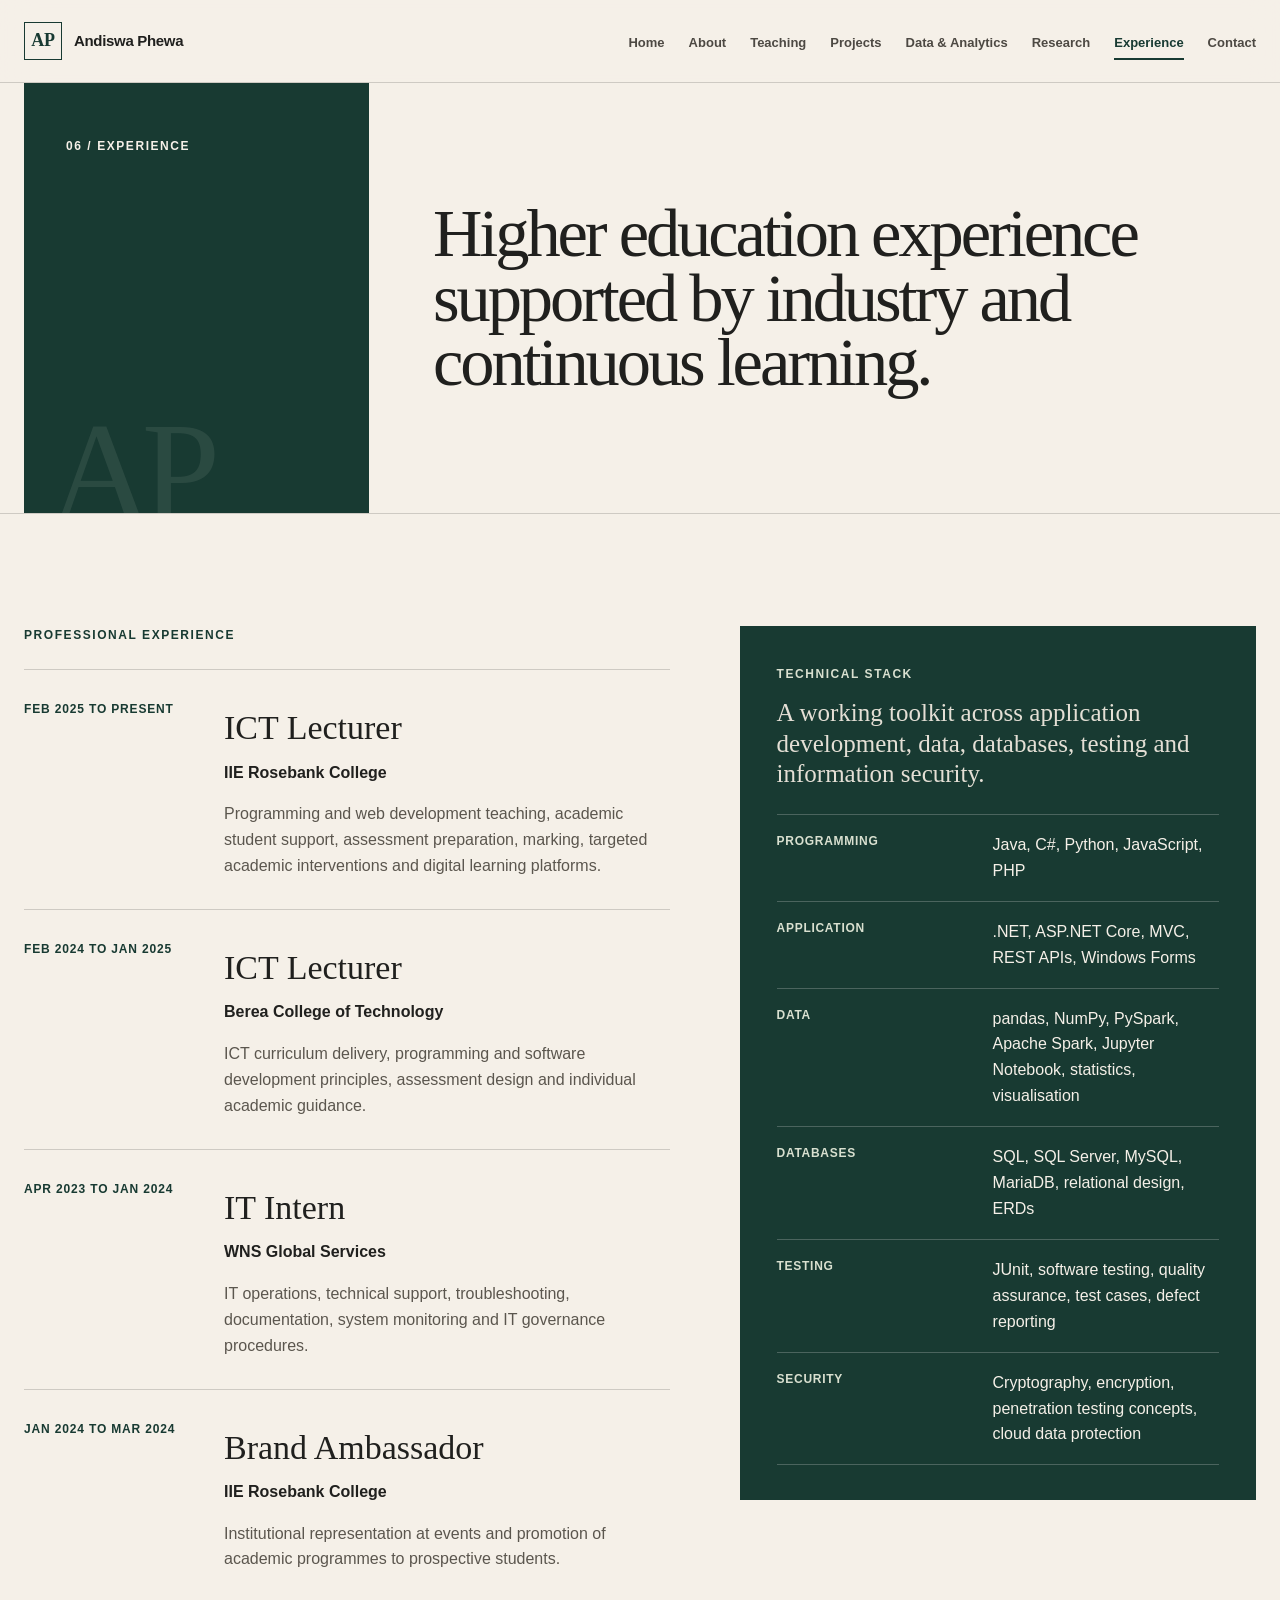
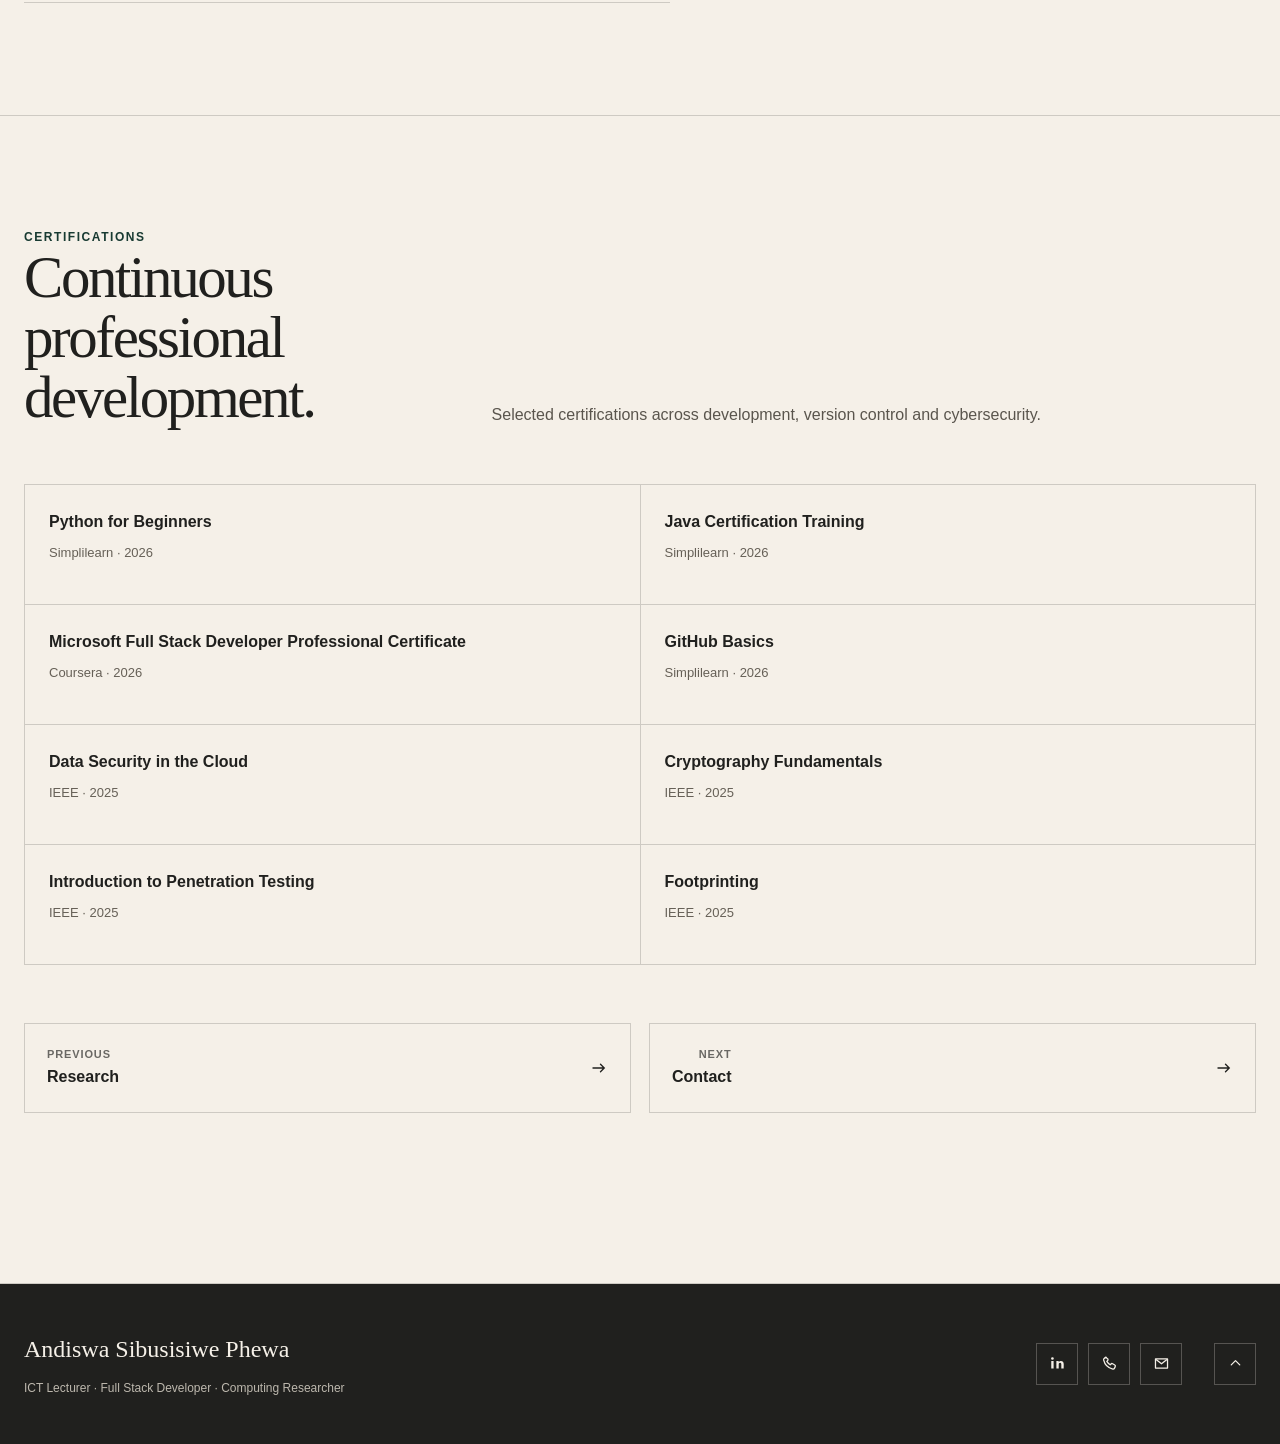
<file: experience.html>
<!DOCTYPE html>
<html lang="en">
<head>
  <meta charset="UTF-8">
  <meta name="viewport" content="width=device-width, initial-scale=1.0">
  <title>Experience | Andiswa Phewa</title>
  <meta name="description" content="Professional experience, technical skills and certifications of Andiswa Phewa.">
  <meta name="theme-color" content="#183A32">
  <meta property="og:title" content="Experience | Andiswa Phewa">
  <meta property="og:description" content="Professional experience, technical skills and certifications of Andiswa Phewa.">
  <meta property="og:type" content="website">
  <meta property="og:image" content="assets/images/hero.jpg">
  <link rel="icon" href="assets/images/favicon.svg" type="image/svg+xml">
  <link rel="stylesheet" href="assets/css/styles.css">
</head>
<body id="page-top">
<a class="skip-link" href="#main">Skip to content</a>
<header class="site-header">
  <div class="header-inner">
    <a class="brand" href="index.html" aria-label="Andiswa Phewa home"><span class="brand-mark">AP</span><span class="brand-name">Andiswa Phewa</span></a>
    <button class="menu-toggle" type="button" aria-label="Open navigation" aria-expanded="false" aria-controls="site-nav"><span></span><span></span></button>
    <nav class="site-nav" id="site-nav" aria-label="Primary navigation"><a href="index.html">Home</a><a href="about.html">About</a><a href="teaching.html">Teaching</a><a href="projects.html">Projects</a><a href="data.html">Data & Analytics</a><a href="research.html">Research</a><a href="experience.html" aria-current="page">Experience</a><a href="contact.html">Contact</a></nav>
  </div>
</header>
<main id="main">
<section class="page-hero"><div class="container page-hero-grid"><div class="page-number">06 / Experience</div><h1>Higher education experience supported by industry and continuous learning.</h1></div></section>
<section class="section"><div class="container experience-layout">
  <div class="reveal"><div class="section-label">Professional experience</div><div class="timeline" style="margin-top:24px">
    <article class="timeline-item"><div class="time">Feb 2025 to Present</div><div><h3>ICT Lecturer</h3><p class="org">IIE Rosebank College</p><p>Programming and web development teaching, academic student support, assessment preparation, marking, targeted academic interventions and digital learning platforms.</p></div></article>
    <article class="timeline-item"><div class="time">Feb 2024 to Jan 2025</div><div><h3>ICT Lecturer</h3><p class="org">Berea College of Technology</p><p>ICT curriculum delivery, programming and software development principles, assessment design and individual academic guidance.</p></div></article>
    <article class="timeline-item"><div class="time">Apr 2023 to Jan 2024</div><div><h3>IT Intern</h3><p class="org">WNS Global Services</p><p>IT operations, technical support, troubleshooting, documentation, system monitoring and IT governance procedures.</p></div></article>
    <article class="timeline-item"><div class="time">Jan 2024 to Mar 2024</div><div><h3>Brand Ambassador</h3><p class="org">IIE Rosebank College</p><p>Institutional representation at events and promotion of academic programmes to prospective students.</p></div></article>
  </div></div>
  <aside class="experience-side experience-panel reveal delay"><div class="section-label">Technical stack</div><p class="experience-panel-intro">A working toolkit across application development, data, databases, testing and information security.</p><div class="skills-list" style="margin-top:24px">
      <div class="skill-row"><strong>Programming</strong><span>Java, C#, Python, JavaScript, PHP</span></div>
      <div class="skill-row"><strong>Application</strong><span>.NET, ASP.NET Core, MVC, REST APIs, Windows Forms</span></div>
      <div class="skill-row"><strong>Data</strong><span>pandas, NumPy, PySpark, Apache Spark, Jupyter Notebook, statistics, visualisation</span></div>
      <div class="skill-row"><strong>Databases</strong><span>SQL, SQL Server, MySQL, MariaDB, relational design, ERDs</span></div>
      <div class="skill-row"><strong>Testing</strong><span>JUnit, software testing, quality assurance, test cases, defect reporting</span></div>
      <div class="skill-row"><strong>Security</strong><span>Cryptography, encryption, penetration testing concepts, cloud data protection</span></div>
    </div>
  </aside>
</div></section>
<section class="section"><div class="container"><div class="section-heading reveal"><div><div class="section-label">Certifications</div><h2>Continuous professional development.</h2></div><p>Selected certifications across development, version control and cybersecurity.</p></div><div class="cert-grid reveal">
  <article class="cert"><h3>Python for Beginners</h3><p>Simplilearn · 2026</p></article><article class="cert"><h3>Java Certification Training</h3><p>Simplilearn · 2026</p></article><article class="cert"><h3>Microsoft Full Stack Developer Professional Certificate</h3><p>Coursera · 2026</p></article><article class="cert"><h3>GitHub Basics</h3><p>Simplilearn · 2026</p></article><article class="cert"><h3>Data Security in the Cloud</h3><p>IEEE · 2025</p></article><article class="cert"><h3>Cryptography Fundamentals</h3><p>IEEE · 2025</p></article><article class="cert"><h3>Introduction to Penetration Testing</h3><p>IEEE · 2025</p></article><article class="cert"><h3>Footprinting</h3><p>IEEE · 2025</p></article>
</div><div class="page-nav"><a href="research.html"><div><span>Previous</span>Research</div><svg viewBox="0 0 24 24" width="18" height="18" aria-hidden="true"><path fill="none" stroke="currentColor" stroke-width="1.8" stroke-linecap="round" d="M4 12h15m-5-5 5 5-5 5"/></svg></a><a href="contact.html"><div><span>Next</span>Contact</div><svg viewBox="0 0 24 24" width="18" height="18" aria-hidden="true"><path fill="none" stroke="currentColor" stroke-width="1.8" stroke-linecap="round" d="M4 12h15m-5-5 5 5-5 5"/></svg></a></div></div></section>
</main>
<footer class="site-footer">
  <div class="container footer-grid">
    <div>
      <div class="footer-brand">Andiswa Sibusisiwe Phewa</div>
      <div class="footer-meta">ICT Lecturer · Full Stack Developer · Computing Researcher</div>
    </div>
    <div class="footer-social" aria-label="Contact links">
      <a class="icon-link" href="https://www.linkedin.com/in/andiswa-sibusisiwe-phewa-a046a7234/" target="_blank" rel="noopener noreferrer" aria-label="Open LinkedIn profile"><svg viewBox="0 0 24 24" aria-hidden="true"><path fill="currentColor" d="M6.5 8.4H3.2V19h3.3V8.4ZM4.85 3A1.93 1.93 0 1 0 4.85 6.86 1.93 1.93 0 0 0 4.85 3ZM20.8 13.05c0-3.2-1.7-4.69-3.97-4.69a3.44 3.44 0 0 0-3.12 1.72V8.4h-3.3V19h3.3v-5.25c0-1.38.26-2.72 1.98-2.72 1.69 0 1.71 1.58 1.71 2.81V19h3.3l.1-5.95Z"/></svg></a>
      <a class="icon-link" href="tel:+27677904428" aria-label="Call 067 790 4428"><svg viewBox="0 0 24 24" aria-hidden="true"><path fill="none" stroke="currentColor" stroke-width="1.8" stroke-linecap="round" stroke-linejoin="round" d="M7.2 3.5 4.7 4.7c-.8.4-1.2 1.3-1 2.2 1.5 6.5 6.5 11.5 13 13 .9.2 1.8-.2 2.2-1l1.2-2.5c.4-.8.1-1.8-.7-2.3l-3-1.8c-.7-.4-1.6-.3-2.2.3l-1.2 1.2a14.7 14.7 0 0 1-4.8-4.8l1.2-1.2c.6-.6.7-1.5.3-2.2L7.9 4.2c-.4-.8-1.5-1.1-2.3-.7Z"/></svg></a>
      <a class="icon-link" href="mailto:andiswa0310@gmail.com" aria-label="Email Andiswa Phewa"><svg viewBox="0 0 24 24" aria-hidden="true"><path fill="none" stroke="currentColor" stroke-width="1.8" stroke-linejoin="round" d="M3.5 5.5h17v13h-17z"/><path fill="none" stroke="currentColor" stroke-width="1.8" stroke-linejoin="round" d="m4.3 6.4 7.7 6 7.7-6"/></svg></a>
    </div>
    <button class="back-top" type="button" data-back-to-top aria-label="Back to top"><svg viewBox="0 0 24 24" aria-hidden="true"><path fill="none" stroke="currentColor" stroke-width="1.8" stroke-linecap="round" stroke-linejoin="round" d="m6 14 6-6 6 6"/></svg></button>
  </div>
</footer>
<script src="assets/js/main.js"></script>
</body>
</html>
</file>
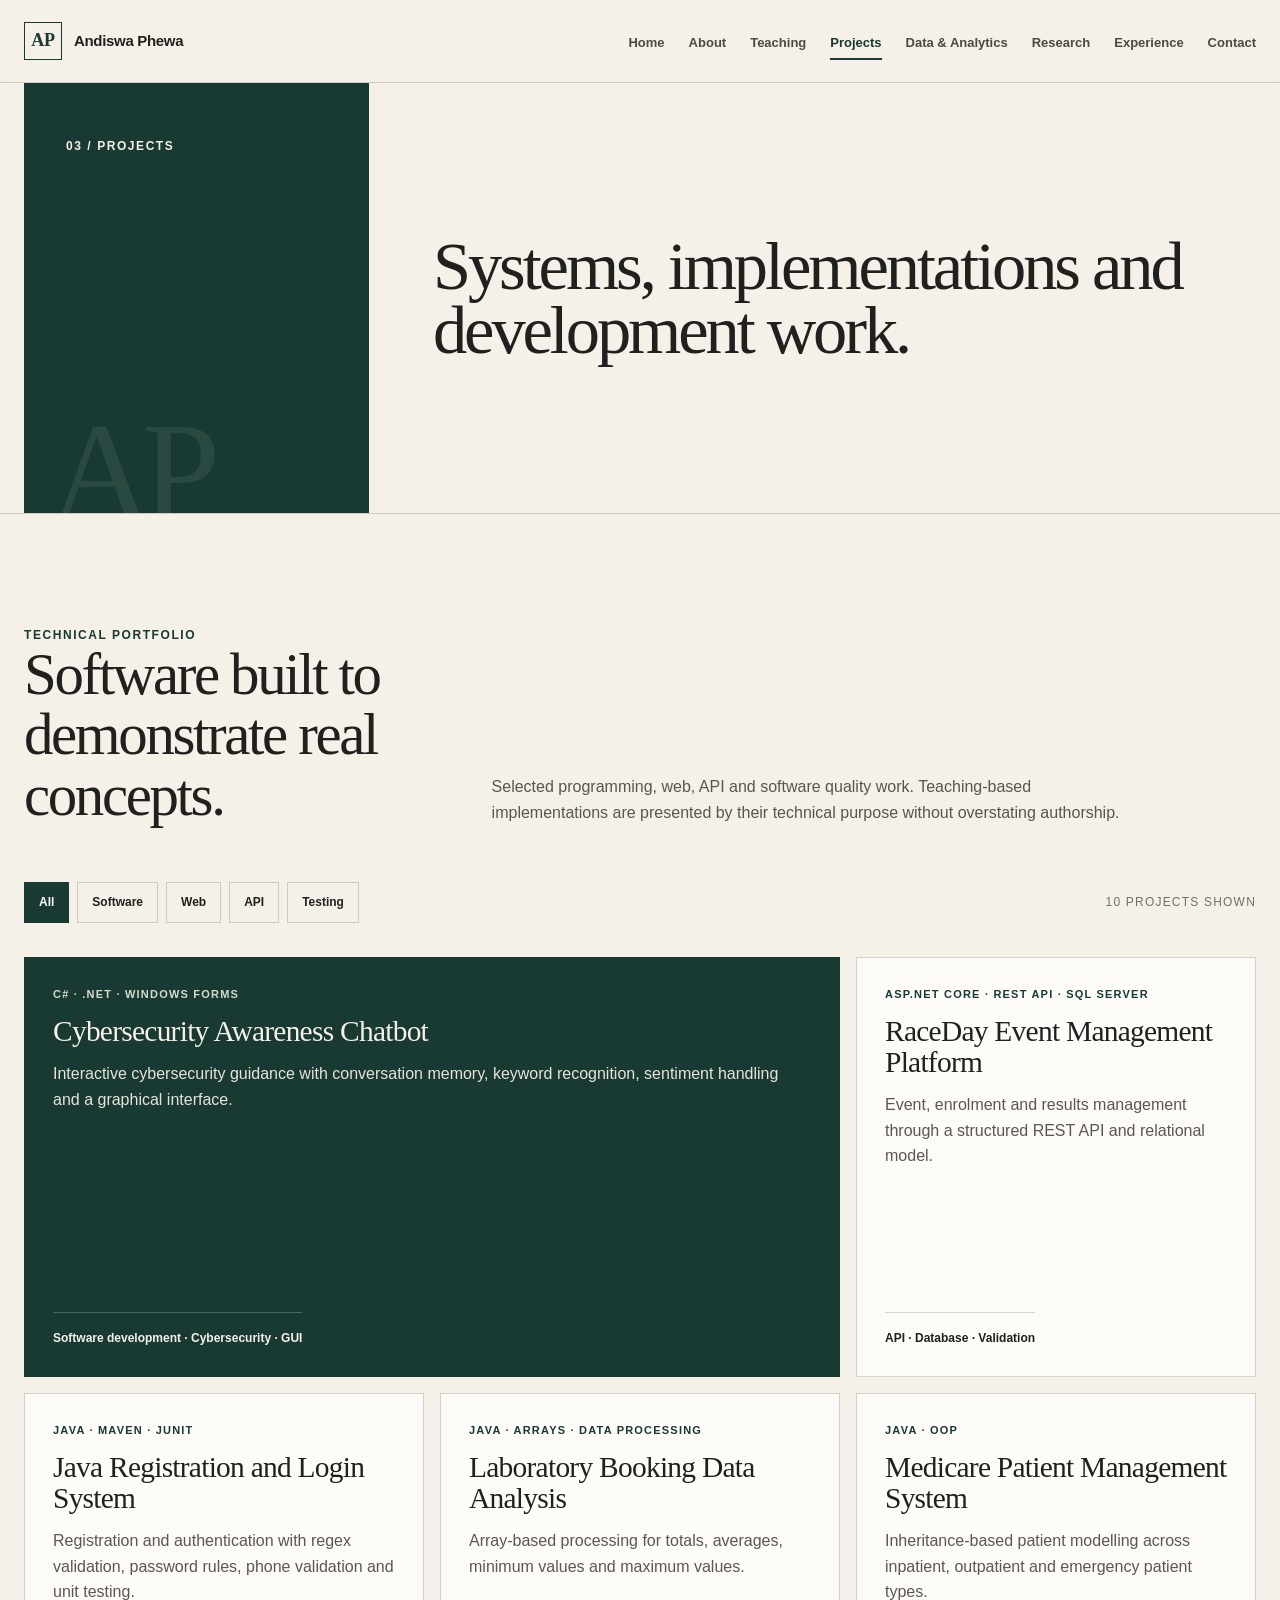
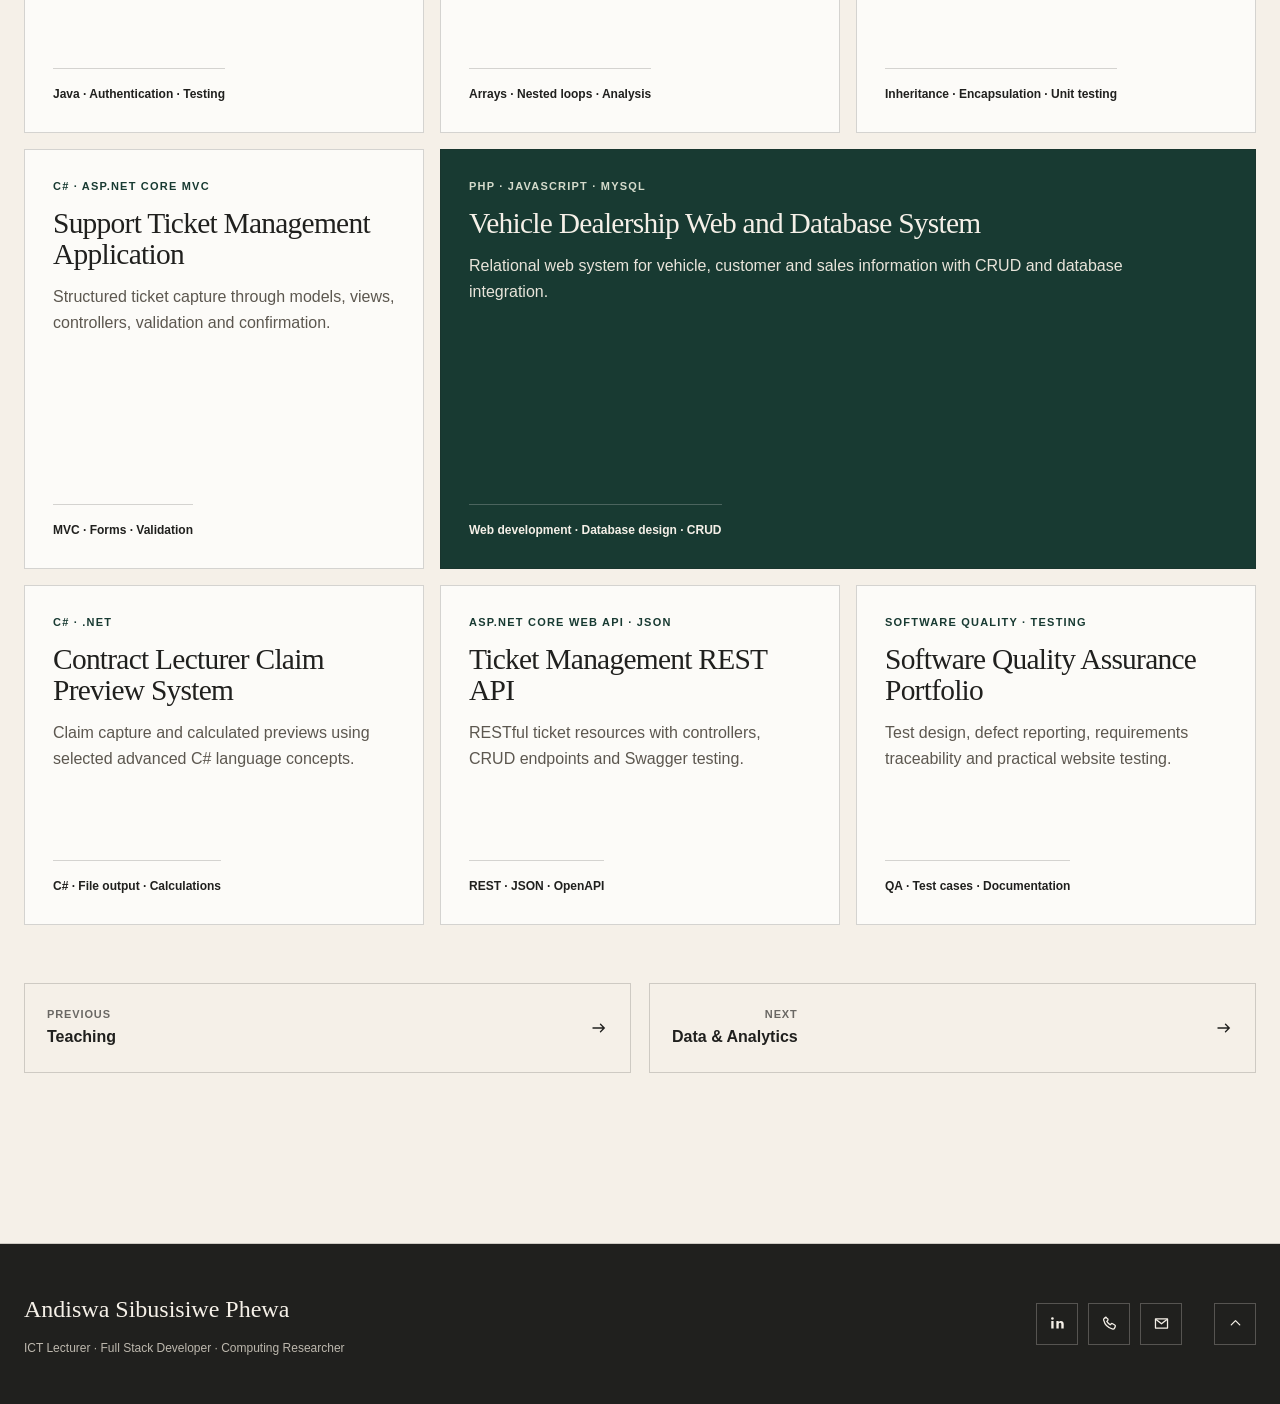
<file: projects.html>
<!DOCTYPE html>
<html lang="en">
<head>
  <meta charset="UTF-8">
  <meta name="viewport" content="width=device-width, initial-scale=1.0">
  <title>Projects | Andiswa Phewa</title>
  <meta name="description" content="Programming, web development, API and software testing portfolio of Andiswa Phewa.">
  <meta name="theme-color" content="#183A32">
  <meta property="og:title" content="Projects | Andiswa Phewa">
  <meta property="og:description" content="Programming, web development, API and software testing portfolio of Andiswa Phewa.">
  <meta property="og:type" content="website">
  <meta property="og:image" content="assets/images/hero.jpg">
  <link rel="icon" href="assets/images/favicon.svg" type="image/svg+xml">
  <link rel="stylesheet" href="assets/css/styles.css">
</head>
<body id="page-top">
<a class="skip-link" href="#main">Skip to content</a>
<header class="site-header">
  <div class="header-inner">
    <a class="brand" href="index.html" aria-label="Andiswa Phewa home"><span class="brand-mark">AP</span><span class="brand-name">Andiswa Phewa</span></a>
    <button class="menu-toggle" type="button" aria-label="Open navigation" aria-expanded="false" aria-controls="site-nav"><span></span><span></span></button>
    <nav class="site-nav" id="site-nav" aria-label="Primary navigation"><a href="index.html">Home</a><a href="about.html">About</a><a href="teaching.html">Teaching</a><a href="projects.html" aria-current="page">Projects</a><a href="data.html">Data & Analytics</a><a href="research.html">Research</a><a href="experience.html">Experience</a><a href="contact.html">Contact</a></nav>
  </div>
</header>
<main id="main">
<section class="page-hero"><div class="container page-hero-grid"><div class="page-number">03 / Projects</div><h1>Systems, implementations and development work.</h1></div></section>
<section class="section"><div class="container">
  <div class="section-heading reveal"><div><div class="section-label">Technical Portfolio</div><h2>Software built to demonstrate real concepts.</h2></div><p>Selected programming, web, API and software quality work. Teaching-based implementations are presented by their technical purpose without overstating authorship.</p></div>
  <div class="project-toolbar"><div class="filters reveal" role="group" aria-label="Filter projects"><button class="filter active" data-filter="all">All</button><button class="filter" data-filter="software">Software</button><button class="filter" data-filter="web">Web</button><button class="filter" data-filter="api">API</button><button class="filter" data-filter="testing">Testing</button></div><div class="project-count" id="project-count"></div></div>
  <div class="project-grid" id="project-grid">
<button class="project-card wide reveal" data-category="software" data-project="cyber"><div><div class="project-meta">C# · .NET · Windows Forms</div><h3>Cybersecurity Awareness Chatbot</h3><p>Interactive cybersecurity guidance with conversation memory, keyword recognition, sentiment handling and a graphical interface.</p></div><div class="project-tech">Software development · Cybersecurity · GUI</div></button>
<button class="project-card reveal" data-category="api" data-project="raceday"><div><div class="project-meta">ASP.NET Core · REST API · SQL Server</div><h3>RaceDay Event Management Platform</h3><p>Event, enrolment and results management through a structured REST API and relational model.</p></div><div class="project-tech">API · Database · Validation</div></button>
<button class="project-card reveal" data-category="software" data-project="login"><div><div class="project-meta">Java · Maven · JUnit</div><h3>Java Registration and Login System</h3><p>Registration and authentication with regex validation, password rules, phone validation and unit testing.</p></div><div class="project-tech">Java · Authentication · Testing</div></button>
<button class="project-card reveal" data-category="software" data-project="lab"><div><div class="project-meta">Java · Arrays · Data Processing</div><h3>Laboratory Booking Data Analysis</h3><p>Array-based processing for totals, averages, minimum values and maximum values.</p></div><div class="project-tech">Arrays · Nested loops · Analysis</div></button>
<button class="project-card reveal" data-category="software" data-project="medicare"><div><div class="project-meta">Java · OOP</div><h3>Medicare Patient Management System</h3><p>Inheritance-based patient modelling across inpatient, outpatient and emergency patient types.</p></div><div class="project-tech">Inheritance · Encapsulation · Unit testing</div></button>
<button class="project-card reveal" data-category="web" data-project="support"><div><div class="project-meta">C# · ASP.NET Core MVC</div><h3>Support Ticket Management Application</h3><p>Structured ticket capture through models, views, controllers, validation and confirmation.</p></div><div class="project-tech">MVC · Forms · Validation</div></button>
<button class="project-card wide reveal" data-category="web" data-project="dealership"><div><div class="project-meta">PHP · JavaScript · MySQL</div><h3>Vehicle Dealership Web and Database System</h3><p>Relational web system for vehicle, customer and sales information with CRUD and database integration.</p></div><div class="project-tech">Web development · Database design · CRUD</div></button>
<button class="project-card reveal" data-category="software" data-project="claims"><div><div class="project-meta">C# · .NET</div><h3>Contract Lecturer Claim Preview System</h3><p>Claim capture and calculated previews using selected advanced C# language concepts.</p></div><div class="project-tech">C# · File output · Calculations</div></button>
<button class="project-card reveal" data-category="api" data-project="ticketapi"><div><div class="project-meta">ASP.NET Core Web API · JSON</div><h3>Ticket Management REST API</h3><p>RESTful ticket resources with controllers, CRUD endpoints and Swagger testing.</p></div><div class="project-tech">REST · JSON · OpenAPI</div></button>
<button class="project-card reveal" data-category="testing" data-project="testing"><div><div class="project-meta">Software Quality · Testing</div><h3>Software Quality Assurance Portfolio</h3><p>Test design, defect reporting, requirements traceability and practical website testing.</p></div><div class="project-tech">QA · Test cases · Documentation</div></button>
</div>
  <div class="page-nav"><a href="teaching.html"><div><span>Previous</span>Teaching</div><svg viewBox="0 0 24 24" width="18" height="18" aria-hidden="true"><path fill="none" stroke="currentColor" stroke-width="1.8" stroke-linecap="round" d="M4 12h15m-5-5 5 5-5 5"/></svg></a><a href="data.html"><div><span>Next</span>Data & Analytics</div><svg viewBox="0 0 24 24" width="18" height="18" aria-hidden="true"><path fill="none" stroke="currentColor" stroke-width="1.8" stroke-linecap="round" d="M4 12h15m-5-5 5 5-5 5"/></svg></a></div>
</div></section>
<dialog class="project-modal" id="project-modal" aria-labelledby="modal-title"><div class="modal-inner"><button class="modal-close" type="button" aria-label="Close project details">×</button><p class="modal-kicker" id="modal-kicker"></p><h2 id="modal-title"></h2><p id="modal-description"></p><div class="modal-columns"><div><h3>Features</h3><ul id="modal-features"></ul></div><div><h3>Technology</h3><ul id="modal-tech"></ul></div></div></div></dialog>
</main>
<footer class="site-footer">
  <div class="container footer-grid">
    <div>
      <div class="footer-brand">Andiswa Sibusisiwe Phewa</div>
      <div class="footer-meta">ICT Lecturer · Full Stack Developer · Computing Researcher</div>
    </div>
    <div class="footer-social" aria-label="Contact links">
      <a class="icon-link" href="https://www.linkedin.com/in/andiswa-sibusisiwe-phewa-a046a7234/" target="_blank" rel="noopener noreferrer" aria-label="Open LinkedIn profile"><svg viewBox="0 0 24 24" aria-hidden="true"><path fill="currentColor" d="M6.5 8.4H3.2V19h3.3V8.4ZM4.85 3A1.93 1.93 0 1 0 4.85 6.86 1.93 1.93 0 0 0 4.85 3ZM20.8 13.05c0-3.2-1.7-4.69-3.97-4.69a3.44 3.44 0 0 0-3.12 1.72V8.4h-3.3V19h3.3v-5.25c0-1.38.26-2.72 1.98-2.72 1.69 0 1.71 1.58 1.71 2.81V19h3.3l.1-5.95Z"/></svg></a>
      <a class="icon-link" href="tel:+27677904428" aria-label="Call 067 790 4428"><svg viewBox="0 0 24 24" aria-hidden="true"><path fill="none" stroke="currentColor" stroke-width="1.8" stroke-linecap="round" stroke-linejoin="round" d="M7.2 3.5 4.7 4.7c-.8.4-1.2 1.3-1 2.2 1.5 6.5 6.5 11.5 13 13 .9.2 1.8-.2 2.2-1l1.2-2.5c.4-.8.1-1.8-.7-2.3l-3-1.8c-.7-.4-1.6-.3-2.2.3l-1.2 1.2a14.7 14.7 0 0 1-4.8-4.8l1.2-1.2c.6-.6.7-1.5.3-2.2L7.9 4.2c-.4-.8-1.5-1.1-2.3-.7Z"/></svg></a>
      <a class="icon-link" href="mailto:andiswa0310@gmail.com" aria-label="Email Andiswa Phewa"><svg viewBox="0 0 24 24" aria-hidden="true"><path fill="none" stroke="currentColor" stroke-width="1.8" stroke-linejoin="round" d="M3.5 5.5h17v13h-17z"/><path fill="none" stroke="currentColor" stroke-width="1.8" stroke-linejoin="round" d="m4.3 6.4 7.7 6 7.7-6"/></svg></a>
    </div>
    <button class="back-top" type="button" data-back-to-top aria-label="Back to top"><svg viewBox="0 0 24 24" aria-hidden="true"><path fill="none" stroke="currentColor" stroke-width="1.8" stroke-linecap="round" stroke-linejoin="round" d="m6 14 6-6 6 6"/></svg></button>
  </div>
</footer>
<script src="assets/js/main.js"></script>
</body>
</html>
</file>
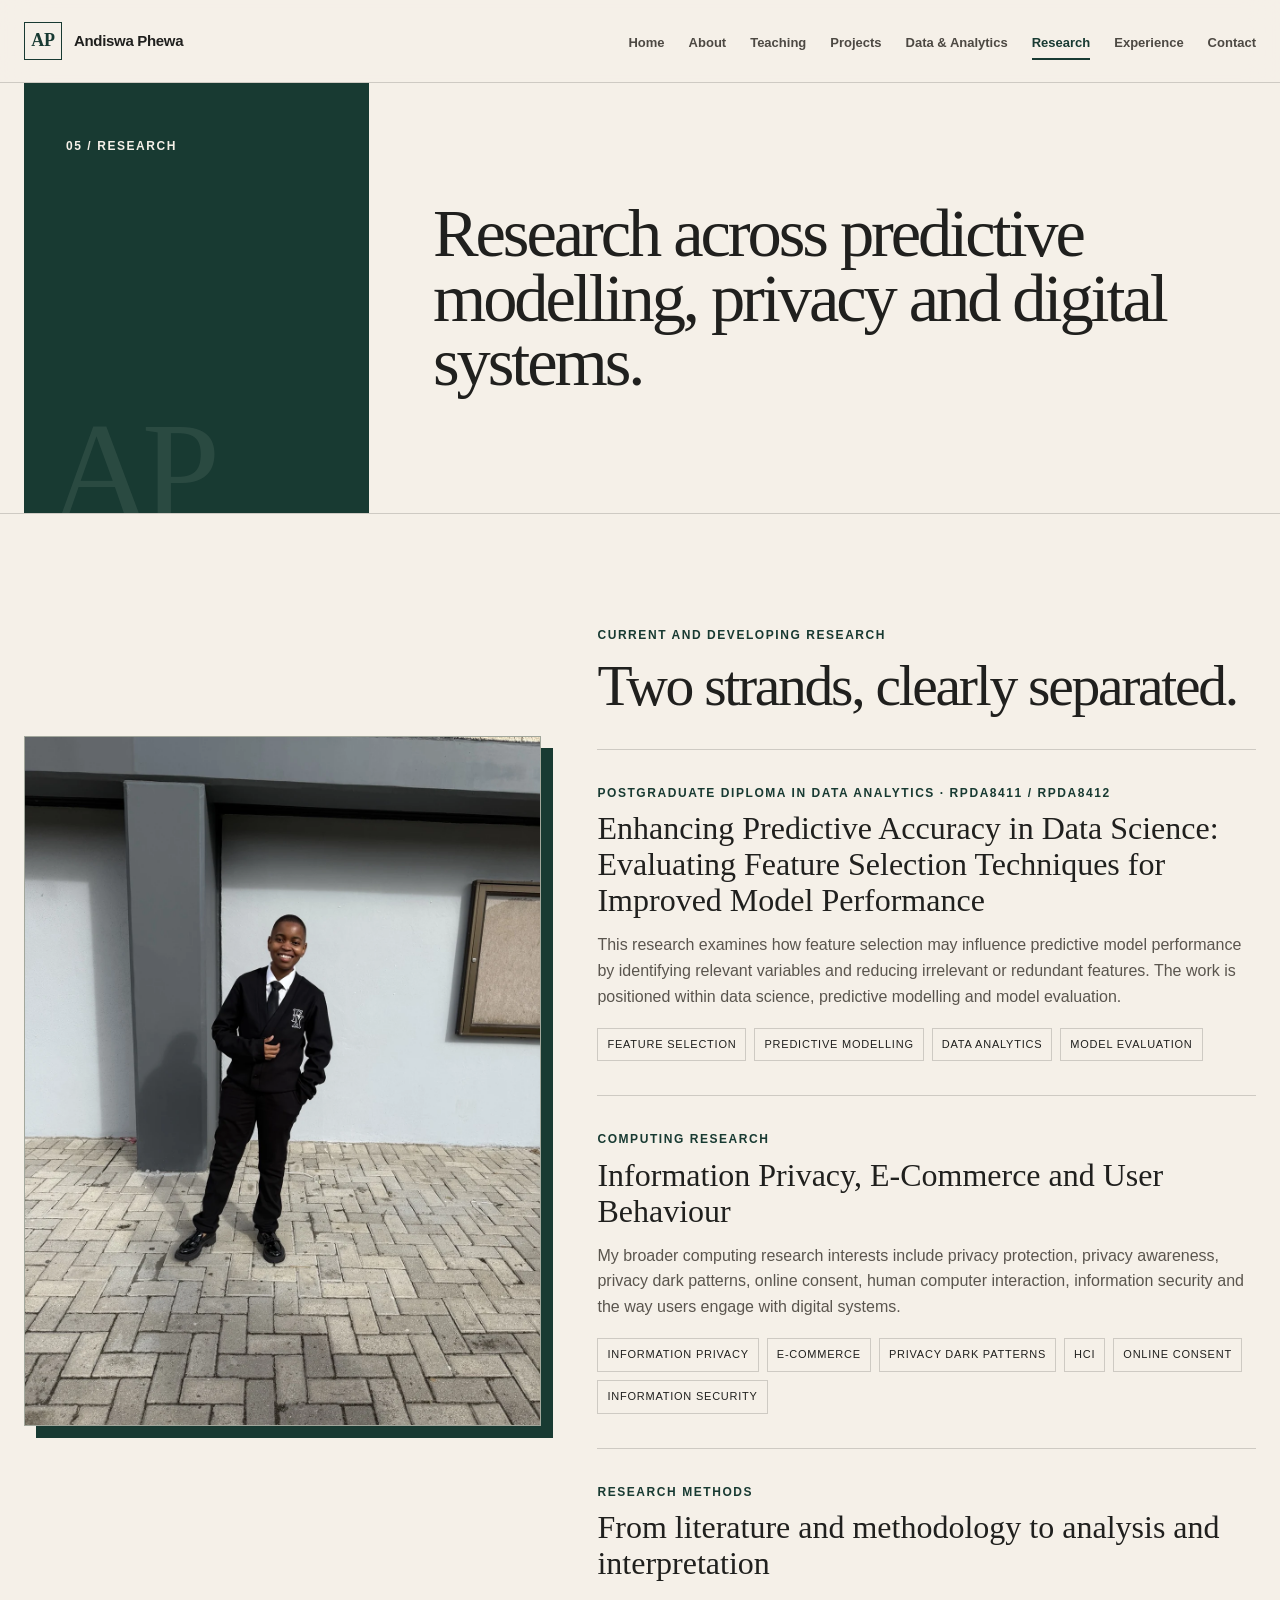
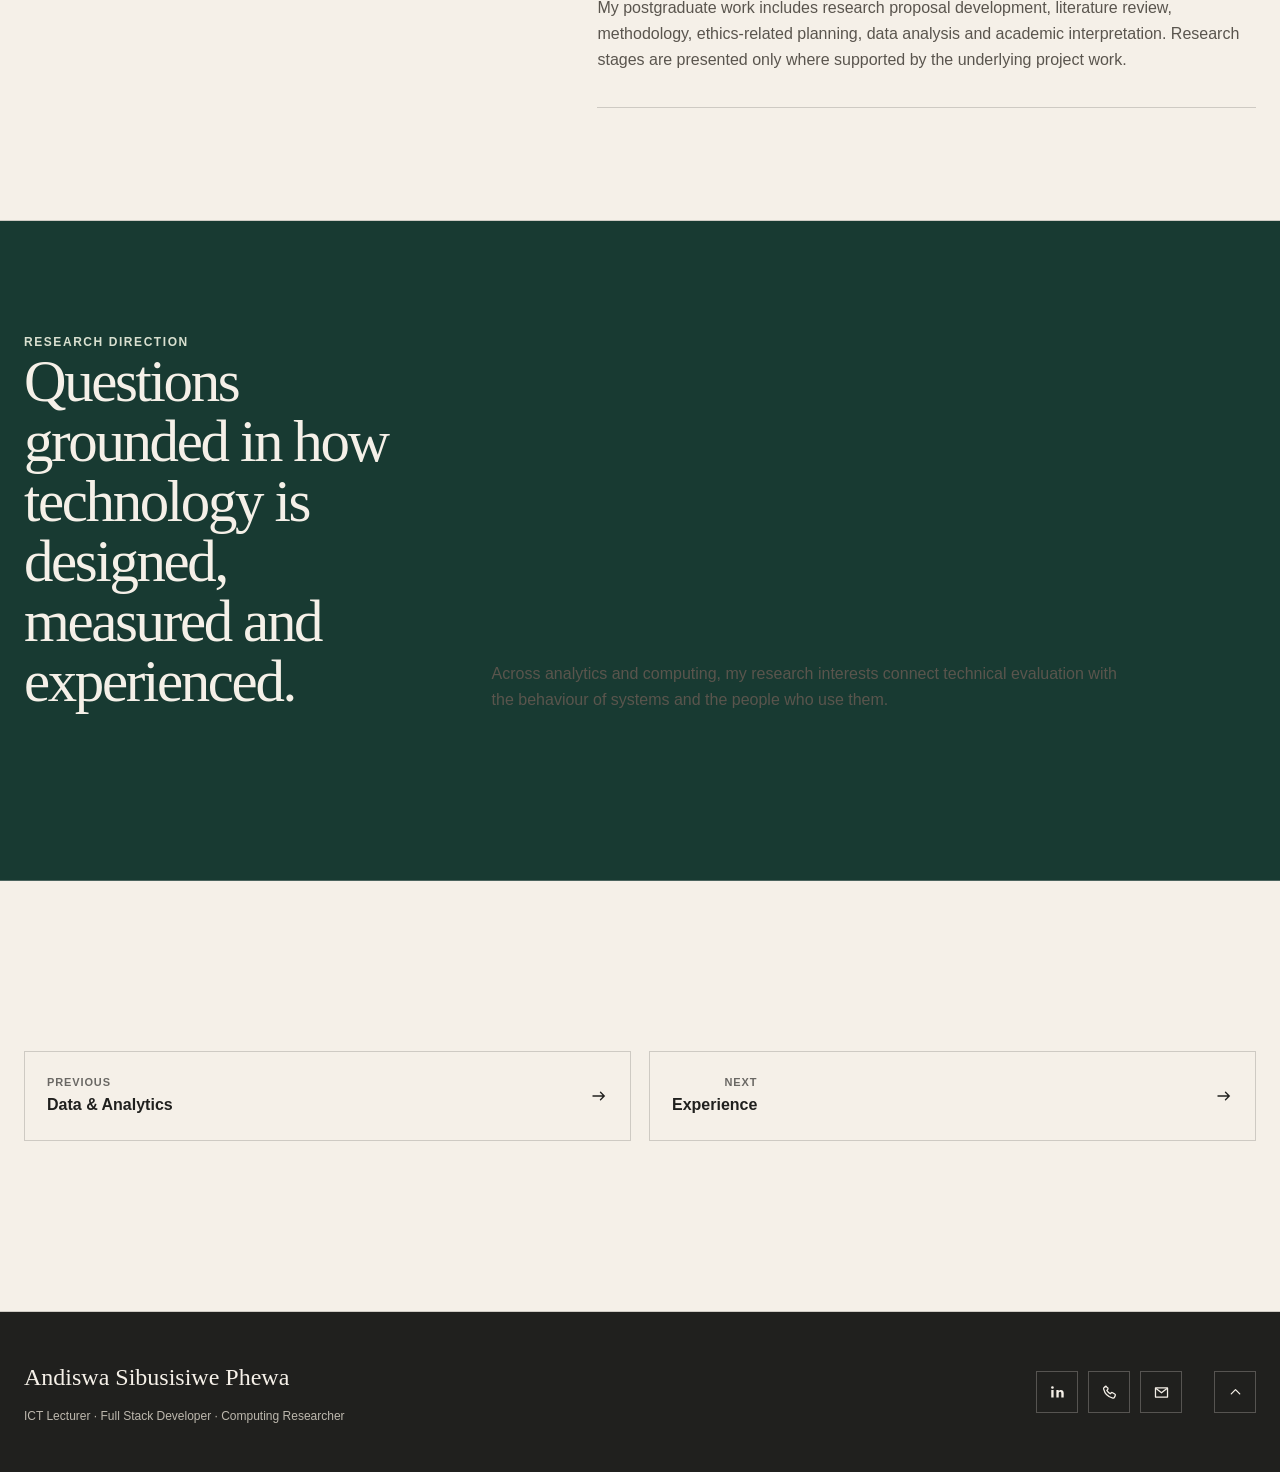
<file: research.html>
<!DOCTYPE html>
<html lang="en">
<head>
  <meta charset="UTF-8">
  <meta name="viewport" content="width=device-width, initial-scale=1.0">
  <title>Research | Andiswa Phewa</title>
  <meta name="description" content="Data Analytics and Computing research interests of Andiswa Phewa, including predictive modelling, feature selection and information privacy.">
  <meta name="theme-color" content="#183A32">
  <meta property="og:title" content="Research | Andiswa Phewa">
  <meta property="og:description" content="Data Analytics and Computing research interests of Andiswa Phewa, including predictive modelling, feature selection and information privacy.">
  <meta property="og:type" content="website">
  <meta property="og:image" content="assets/images/hero.jpg">
  <link rel="icon" href="assets/images/favicon.svg" type="image/svg+xml">
  <link rel="stylesheet" href="assets/css/styles.css">
</head>
<body id="page-top">
<a class="skip-link" href="#main">Skip to content</a>
<header class="site-header">
  <div class="header-inner">
    <a class="brand" href="index.html" aria-label="Andiswa Phewa home"><span class="brand-mark">AP</span><span class="brand-name">Andiswa Phewa</span></a>
    <button class="menu-toggle" type="button" aria-label="Open navigation" aria-expanded="false" aria-controls="site-nav"><span></span><span></span></button>
    <nav class="site-nav" id="site-nav" aria-label="Primary navigation"><a href="index.html">Home</a><a href="about.html">About</a><a href="teaching.html">Teaching</a><a href="projects.html">Projects</a><a href="data.html">Data & Analytics</a><a href="research.html" aria-current="page">Research</a><a href="experience.html">Experience</a><a href="contact.html">Contact</a></nav>
  </div>
</header>
<main id="main">
<section class="page-hero"><div class="container page-hero-grid"><div class="page-number">05 / Research</div><h1>Research across predictive modelling, privacy and digital systems.</h1></div></section>
<section class="section"><div class="container research-feature">
  <figure class="photo-frame editorial-photo research-photo reveal"><picture><source srcset="assets/images/research.webp" type="image/webp"><img src="assets/images/research.jpg" alt="Andiswa Phewa in a formal black professional outfit"></picture></figure>
  <div class="research-copy reveal delay"><div class="section-label">Current and developing research</div><h2>Two strands, clearly separated.</h2>
    <article class="research-block"><div class="kicker">Postgraduate Diploma in Data Analytics · RPDA8411 / RPDA8412</div><h3>Enhancing Predictive Accuracy in Data Science: Evaluating Feature Selection Techniques for Improved Model Performance</h3><p>This research examines how feature selection may influence predictive model performance by identifying relevant variables and reducing irrelevant or redundant features. The work is positioned within data science, predictive modelling and model evaluation.</p><div class="research-tags"><span>Feature selection</span><span>Predictive modelling</span><span>Data analytics</span><span>Model evaluation</span></div></article>
    <article class="research-block"><div class="kicker">Computing research</div><h3>Information Privacy, E-Commerce and User Behaviour</h3><p>My broader computing research interests include privacy protection, privacy awareness, privacy dark patterns, online consent, human computer interaction, information security and the way users engage with digital systems.</p><div class="research-tags"><span>Information privacy</span><span>E-commerce</span><span>Privacy dark patterns</span><span>HCI</span><span>Online consent</span><span>Information security</span></div></article>
    <article class="research-block"><div class="kicker">Research methods</div><h3>From literature and methodology to analysis and interpretation</h3><p>My postgraduate work includes research proposal development, literature review, methodology, ethics-related planning, data analysis and academic interpretation. Research stages are presented only where supported by the underlying project work.</p></article>
  </div>
</div></section>
<section class="section dark-section"><div class="container section-heading reveal"><div><div class="section-label">Research direction</div><h2>Questions grounded in how technology is designed, measured and experienced.</h2></div><p>Across analytics and computing, my research interests connect technical evaluation with the behaviour of systems and the people who use them.</p></div></section>
<section class="section"><div class="container page-nav"><a href="data.html"><div><span>Previous</span>Data & Analytics</div><svg viewBox="0 0 24 24" width="18" height="18" aria-hidden="true"><path fill="none" stroke="currentColor" stroke-width="1.8" stroke-linecap="round" d="M4 12h15m-5-5 5 5-5 5"/></svg></a><a href="experience.html"><div><span>Next</span>Experience</div><svg viewBox="0 0 24 24" width="18" height="18" aria-hidden="true"><path fill="none" stroke="currentColor" stroke-width="1.8" stroke-linecap="round" d="M4 12h15m-5-5 5 5-5 5"/></svg></a></div></section>
</main>
<footer class="site-footer">
  <div class="container footer-grid">
    <div>
      <div class="footer-brand">Andiswa Sibusisiwe Phewa</div>
      <div class="footer-meta">ICT Lecturer · Full Stack Developer · Computing Researcher</div>
    </div>
    <div class="footer-social" aria-label="Contact links">
      <a class="icon-link" href="https://www.linkedin.com/in/andiswa-sibusisiwe-phewa-a046a7234/" target="_blank" rel="noopener noreferrer" aria-label="Open LinkedIn profile"><svg viewBox="0 0 24 24" aria-hidden="true"><path fill="currentColor" d="M6.5 8.4H3.2V19h3.3V8.4ZM4.85 3A1.93 1.93 0 1 0 4.85 6.86 1.93 1.93 0 0 0 4.85 3ZM20.8 13.05c0-3.2-1.7-4.69-3.97-4.69a3.44 3.44 0 0 0-3.12 1.72V8.4h-3.3V19h3.3v-5.25c0-1.38.26-2.72 1.98-2.72 1.69 0 1.71 1.58 1.71 2.81V19h3.3l.1-5.95Z"/></svg></a>
      <a class="icon-link" href="tel:+27677904428" aria-label="Call 067 790 4428"><svg viewBox="0 0 24 24" aria-hidden="true"><path fill="none" stroke="currentColor" stroke-width="1.8" stroke-linecap="round" stroke-linejoin="round" d="M7.2 3.5 4.7 4.7c-.8.4-1.2 1.3-1 2.2 1.5 6.5 6.5 11.5 13 13 .9.2 1.8-.2 2.2-1l1.2-2.5c.4-.8.1-1.8-.7-2.3l-3-1.8c-.7-.4-1.6-.3-2.2.3l-1.2 1.2a14.7 14.7 0 0 1-4.8-4.8l1.2-1.2c.6-.6.7-1.5.3-2.2L7.9 4.2c-.4-.8-1.5-1.1-2.3-.7Z"/></svg></a>
      <a class="icon-link" href="mailto:andiswa0310@gmail.com" aria-label="Email Andiswa Phewa"><svg viewBox="0 0 24 24" aria-hidden="true"><path fill="none" stroke="currentColor" stroke-width="1.8" stroke-linejoin="round" d="M3.5 5.5h17v13h-17z"/><path fill="none" stroke="currentColor" stroke-width="1.8" stroke-linejoin="round" d="m4.3 6.4 7.7 6 7.7-6"/></svg></a>
    </div>
    <button class="back-top" type="button" data-back-to-top aria-label="Back to top"><svg viewBox="0 0 24 24" aria-hidden="true"><path fill="none" stroke="currentColor" stroke-width="1.8" stroke-linecap="round" stroke-linejoin="round" d="m6 14 6-6 6 6"/></svg></button>
  </div>
</footer>
<script src="assets/js/main.js"></script>
</body>
</html>
</file>
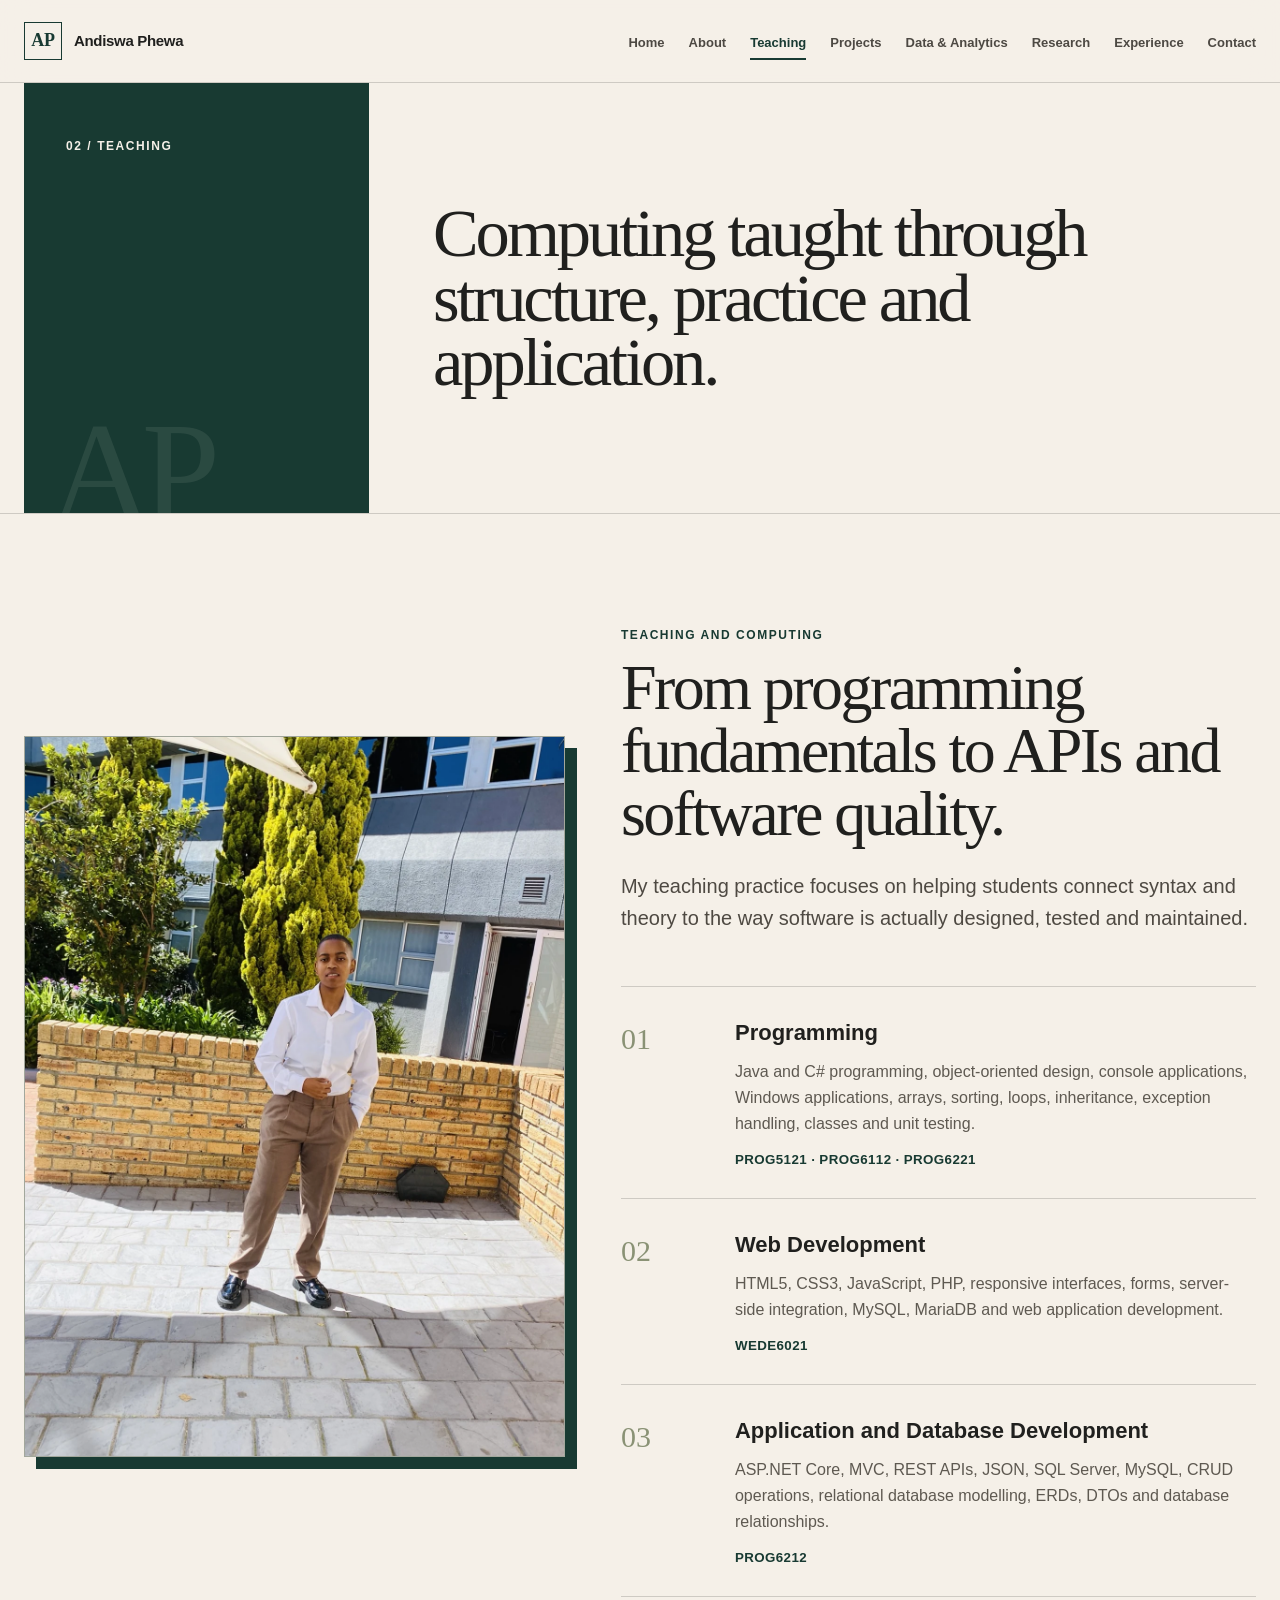
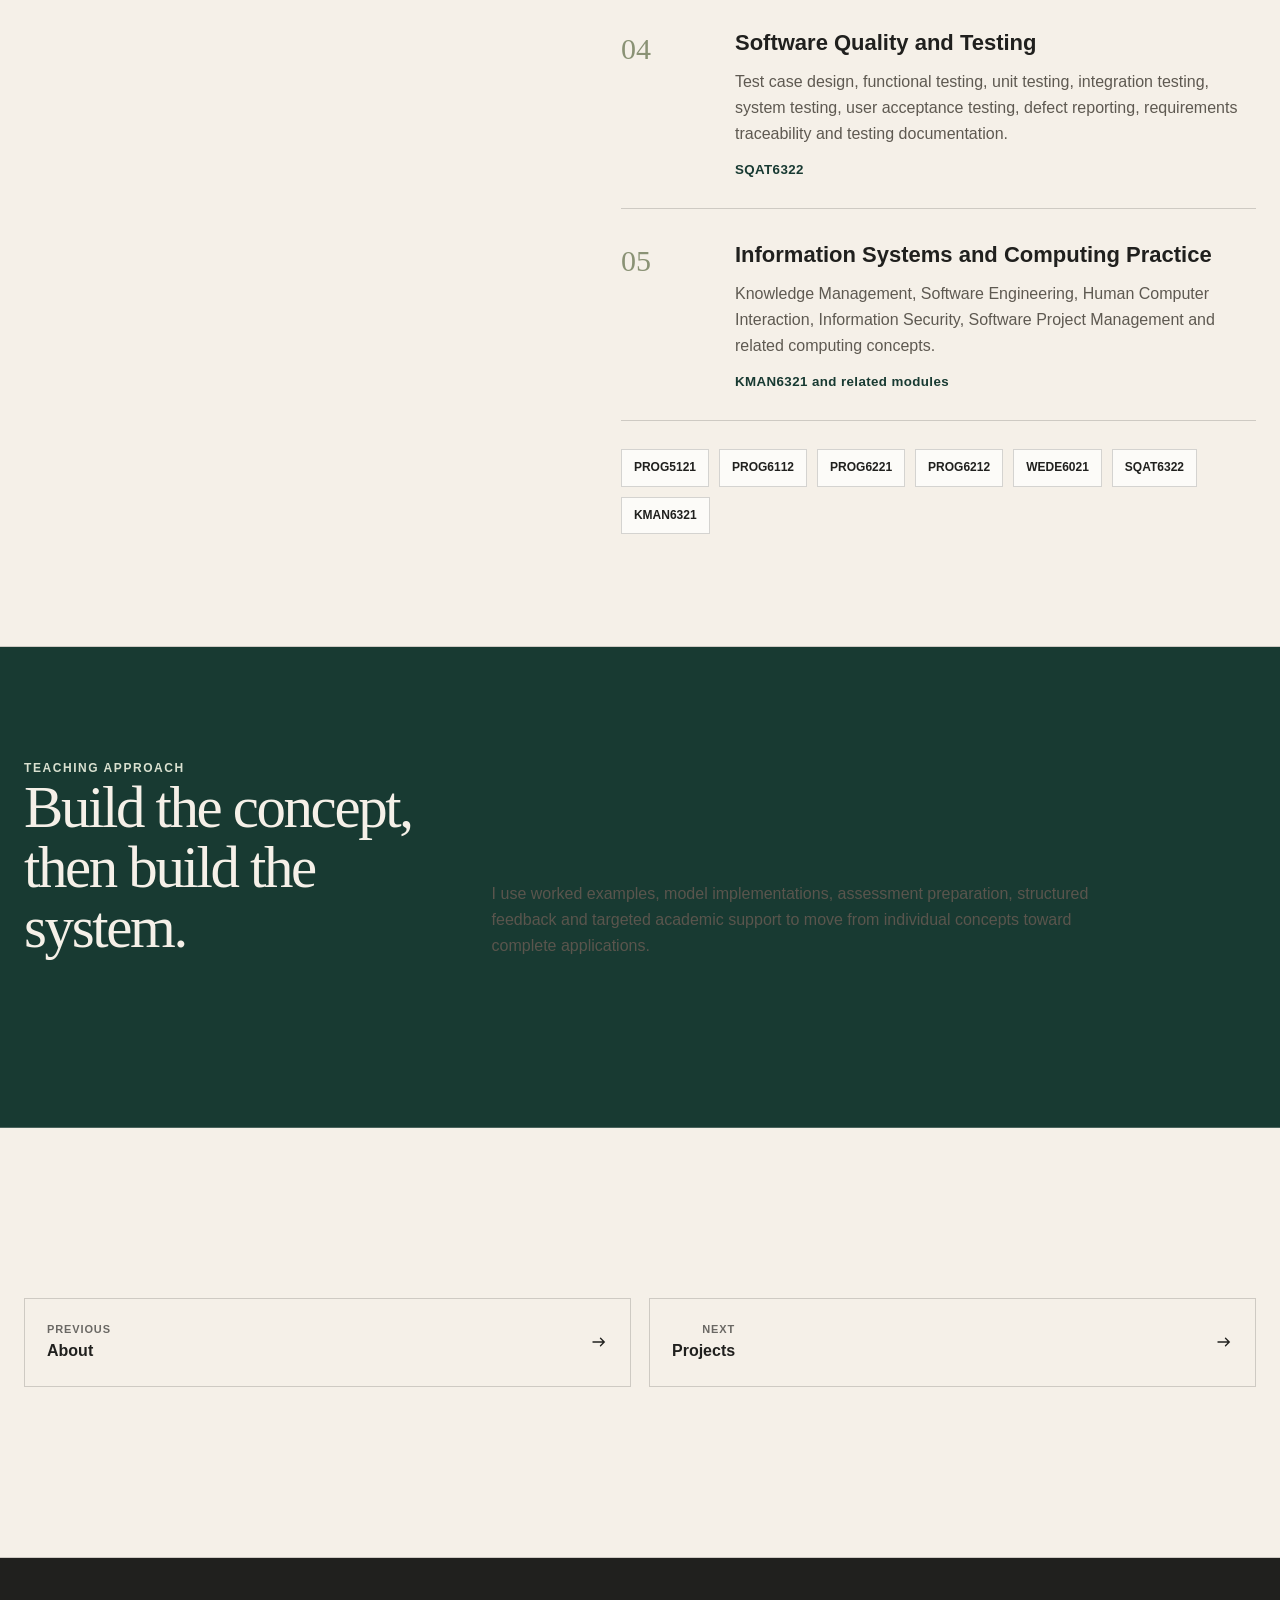
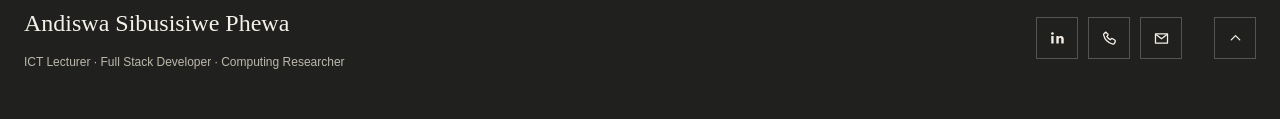
<file: teaching.html>
<!DOCTYPE html>
<html lang="en">
<head>
  <meta charset="UTF-8">
  <meta name="viewport" content="width=device-width, initial-scale=1.0">
  <title>Teaching | Andiswa Phewa</title>
  <meta name="description" content="Teaching practice and computing expertise of ICT Lecturer Andiswa Phewa.">
  <meta name="theme-color" content="#183A32">
  <meta property="og:title" content="Teaching | Andiswa Phewa">
  <meta property="og:description" content="Teaching practice and computing expertise of ICT Lecturer Andiswa Phewa.">
  <meta property="og:type" content="website">
  <meta property="og:image" content="assets/images/hero.jpg">
  <link rel="icon" href="assets/images/favicon.svg" type="image/svg+xml">
  <link rel="stylesheet" href="assets/css/styles.css">
</head>
<body id="page-top">
<a class="skip-link" href="#main">Skip to content</a>
<header class="site-header">
  <div class="header-inner">
    <a class="brand" href="index.html" aria-label="Andiswa Phewa home"><span class="brand-mark">AP</span><span class="brand-name">Andiswa Phewa</span></a>
    <button class="menu-toggle" type="button" aria-label="Open navigation" aria-expanded="false" aria-controls="site-nav"><span></span><span></span></button>
    <nav class="site-nav" id="site-nav" aria-label="Primary navigation"><a href="index.html">Home</a><a href="about.html">About</a><a href="teaching.html" aria-current="page">Teaching</a><a href="projects.html">Projects</a><a href="data.html">Data & Analytics</a><a href="research.html">Research</a><a href="experience.html">Experience</a><a href="contact.html">Contact</a></nav>
  </div>
</header>
<main id="main">
<section class="page-hero"><div class="container page-hero-grid"><div class="page-number">02 / Teaching</div><h1>Computing taught through structure, practice and application.</h1></div></section>
<section class="section"><div class="container teaching-hero">
  <figure class="photo-frame editorial-photo teaching-image reveal"><picture><source srcset="assets/images/teaching.webp" type="image/webp"><img src="assets/images/teaching.jpg" alt="Andiswa Phewa in a professional campus portrait"></picture></figure>
  <div class="teaching-copy reveal delay"><div class="section-label">Teaching and Computing</div><h2>From programming fundamentals to APIs and software quality.</h2><p class="lead">My teaching practice focuses on helping students connect syntax and theory to the way software is actually designed, tested and maintained.</p>
    <div class="discipline-list">
      <article class="discipline"><div class="discipline-index">01</div><div><h3>Programming</h3><p>Java and C# programming, object-oriented design, console applications, Windows applications, arrays, sorting, loops, inheritance, exception handling, classes and unit testing.</p><small>PROG5121 · PROG6112 · PROG6221</small></div></article>
      <article class="discipline"><div class="discipline-index">02</div><div><h3>Web Development</h3><p>HTML5, CSS3, JavaScript, PHP, responsive interfaces, forms, server-side integration, MySQL, MariaDB and web application development.</p><small>WEDE6021</small></div></article>
      <article class="discipline"><div class="discipline-index">03</div><div><h3>Application and Database Development</h3><p>ASP.NET Core, MVC, REST APIs, JSON, SQL Server, MySQL, CRUD operations, relational database modelling, ERDs, DTOs and database relationships.</p><small>PROG6212</small></div></article>
      <article class="discipline"><div class="discipline-index">04</div><div><h3>Software Quality and Testing</h3><p>Test case design, functional testing, unit testing, integration testing, system testing, user acceptance testing, defect reporting, requirements traceability and testing documentation.</p><small>SQAT6322</small></div></article>
      <article class="discipline"><div class="discipline-index">05</div><div><h3>Information Systems and Computing Practice</h3><p>Knowledge Management, Software Engineering, Human Computer Interaction, Information Security, Software Project Management and related computing concepts.</p><small>KMAN6321 and related modules</small></div></article>
    </div>
    <div class="modules" aria-label="Module codes"><span class="module">PROG5121</span><span class="module">PROG6112</span><span class="module">PROG6221</span><span class="module">PROG6212</span><span class="module">WEDE6021</span><span class="module">SQAT6322</span><span class="module">KMAN6321</span></div>
  </div>
</div></section>
<section class="section dark-section"><div class="container section-heading reveal"><div><div class="section-label">Teaching approach</div><h2>Build the concept, then build the system.</h2></div><p>I use worked examples, model implementations, assessment preparation, structured feedback and targeted academic support to move from individual concepts toward complete applications.</p></div></section>
<section class="section"><div class="container page-nav"><a href="about.html"><div><span>Previous</span>About</div><svg viewBox="0 0 24 24" width="18" height="18" aria-hidden="true"><path fill="none" stroke="currentColor" stroke-width="1.8" stroke-linecap="round" d="M4 12h15m-5-5 5 5-5 5"/></svg></a><a href="projects.html"><div><span>Next</span>Projects</div><svg viewBox="0 0 24 24" width="18" height="18" aria-hidden="true"><path fill="none" stroke="currentColor" stroke-width="1.8" stroke-linecap="round" d="M4 12h15m-5-5 5 5-5 5"/></svg></a></div></section>
</main>
<footer class="site-footer">
  <div class="container footer-grid">
    <div>
      <div class="footer-brand">Andiswa Sibusisiwe Phewa</div>
      <div class="footer-meta">ICT Lecturer · Full Stack Developer · Computing Researcher</div>
    </div>
    <div class="footer-social" aria-label="Contact links">
      <a class="icon-link" href="https://www.linkedin.com/in/andiswa-sibusisiwe-phewa-a046a7234/" target="_blank" rel="noopener noreferrer" aria-label="Open LinkedIn profile"><svg viewBox="0 0 24 24" aria-hidden="true"><path fill="currentColor" d="M6.5 8.4H3.2V19h3.3V8.4ZM4.85 3A1.93 1.93 0 1 0 4.85 6.86 1.93 1.93 0 0 0 4.85 3ZM20.8 13.05c0-3.2-1.7-4.69-3.97-4.69a3.44 3.44 0 0 0-3.12 1.72V8.4h-3.3V19h3.3v-5.25c0-1.38.26-2.72 1.98-2.72 1.69 0 1.71 1.58 1.71 2.81V19h3.3l.1-5.95Z"/></svg></a>
      <a class="icon-link" href="tel:+27677904428" aria-label="Call 067 790 4428"><svg viewBox="0 0 24 24" aria-hidden="true"><path fill="none" stroke="currentColor" stroke-width="1.8" stroke-linecap="round" stroke-linejoin="round" d="M7.2 3.5 4.7 4.7c-.8.4-1.2 1.3-1 2.2 1.5 6.5 6.5 11.5 13 13 .9.2 1.8-.2 2.2-1l1.2-2.5c.4-.8.1-1.8-.7-2.3l-3-1.8c-.7-.4-1.6-.3-2.2.3l-1.2 1.2a14.7 14.7 0 0 1-4.8-4.8l1.2-1.2c.6-.6.7-1.5.3-2.2L7.9 4.2c-.4-.8-1.5-1.1-2.3-.7Z"/></svg></a>
      <a class="icon-link" href="mailto:andiswa0310@gmail.com" aria-label="Email Andiswa Phewa"><svg viewBox="0 0 24 24" aria-hidden="true"><path fill="none" stroke="currentColor" stroke-width="1.8" stroke-linejoin="round" d="M3.5 5.5h17v13h-17z"/><path fill="none" stroke="currentColor" stroke-width="1.8" stroke-linejoin="round" d="m4.3 6.4 7.7 6 7.7-6"/></svg></a>
    </div>
    <button class="back-top" type="button" data-back-to-top aria-label="Back to top"><svg viewBox="0 0 24 24" aria-hidden="true"><path fill="none" stroke="currentColor" stroke-width="1.8" stroke-linecap="round" stroke-linejoin="round" d="m6 14 6-6 6 6"/></svg></button>
  </div>
</footer>
<script src="assets/js/main.js"></script>
</body>
</html>
</file>
<file: assets/css/styles.css>
:root{
  --green:#183A32;
  --green-2:#214B41;
  --cream:#F5F0E8;
  --charcoal:#20201E;
  --olive:#8A9275;
  --stone:#D8D1C5;
  --white:#FCFBF8;
  --line:rgba(32,32,30,.18);
  --line-light:rgba(252,251,248,.22);
  --muted:#655f57;
  --shadow:0 20px 60px rgba(32,32,30,.10);
  --serif:"Iowan Old Style","Palatino Linotype",Palatino,"Times New Roman",serif;
  --sans:Inter,ui-sans-serif,-apple-system,BlinkMacSystemFont,"Segoe UI",Roboto,Helvetica,Arial,sans-serif;
  --max:1380px;
}
*{box-sizing:border-box}
html{scroll-behavior:smooth;background:var(--cream)}
body{margin:0;background:var(--cream);color:var(--charcoal);font-family:var(--sans);line-height:1.62;-webkit-font-smoothing:antialiased;opacity:0;transition:opacity .35s ease}
body.is-ready{opacity:1}
a{color:inherit;text-decoration:none}
img{display:block;max-width:100%}
button,input,textarea{font:inherit}
button{color:inherit}
::selection{background:var(--green);color:var(--cream)}
.skip-link{position:fixed;left:16px;top:-60px;z-index:2000;background:var(--charcoal);color:var(--white);padding:10px 14px}
.skip-link:focus{top:16px}
.container{width:min(calc(100% - 48px),var(--max));margin-inline:auto}
.site-header{position:sticky;top:0;z-index:1000;background:rgba(245,240,232,.94);backdrop-filter:blur(16px);border-bottom:1px solid var(--line)}
.header-inner{width:min(calc(100% - 48px),var(--max));margin-inline:auto;min-height:82px;display:flex;align-items:center;justify-content:space-between;gap:24px}
.brand{display:flex;align-items:center;gap:12px;font-weight:700;letter-spacing:-.02em}
.brand-mark{width:38px;height:38px;display:grid;place-items:center;border:1px solid var(--green);color:var(--green);font-family:var(--serif);font-size:18px}
.brand-name{font-size:15px}
.site-nav{display:flex;align-items:center;gap:24px;font-size:13px;font-weight:650}
.site-nav a{position:relative;padding:31px 0 27px;color:#4d4943}
.site-nav a::after{content:"";position:absolute;left:0;right:100%;bottom:21px;height:2px;background:var(--green);transition:right .25s ease}
.site-nav a:hover::after,.site-nav a[aria-current="page"]::after{right:0}
.site-nav a[aria-current="page"]{color:var(--green)}
.menu-toggle{display:none;border:0;background:none;width:44px;height:44px;padding:10px;cursor:pointer}
.menu-toggle span{display:block;height:1.5px;background:var(--charcoal);margin:7px 0;transition:transform .25s ease,opacity .25s ease}
.menu-toggle[aria-expanded="true"] span:first-child{transform:translateY(4.25px) rotate(45deg)}
.menu-toggle[aria-expanded="true"] span:last-child{transform:translateY(-4.25px) rotate(-45deg)}
main{min-height:70vh}
.section{padding:112px 0;border-bottom:1px solid var(--line)}
.page-hero{padding:90px 0 72px;border-bottom:1px solid var(--line)}
.page-hero-grid{display:grid;grid-template-columns:.8fr 1.2fr;gap:70px;align-items:end}
.page-number,.eyebrow,.section-label,.kicker{font-size:12px;font-weight:750;letter-spacing:.13em;text-transform:uppercase;color:var(--green)}
.page-hero h1{font-family:var(--serif);font-size:clamp(54px,7.2vw,112px);line-height:.9;font-weight:500;letter-spacing:-.045em;margin:0;max-width:1000px}
.page-hero p{font-size:clamp(18px,2vw,26px);max-width:680px;margin:0;color:#555047}
.hero{padding:48px 0 90px;border-bottom:1px solid var(--line)}
.hero-grid{display:grid;grid-template-columns:1.02fr .98fr;gap:52px;align-items:center;min-height:calc(100vh - 130px)}
.hero-copy{padding:40px 0}
.hero-copy .eyebrow{margin:0 0 30px}
.hero h1{font-family:var(--serif);font-weight:500;font-size:clamp(63px,8.2vw,132px);line-height:.84;letter-spacing:-.055em;margin:0 0 34px}
.hero h1 em{font-weight:400;color:var(--green)}
.hero-intro{font-size:clamp(18px,1.65vw,25px);max-width:700px;color:#4f4a43;margin:0 0 34px}
.hero-actions{display:flex;gap:12px;flex-wrap:wrap}
.btn{display:inline-flex;align-items:center;justify-content:center;gap:10px;min-height:50px;padding:0 20px;border:1px solid var(--charcoal);font-size:13px;font-weight:720;letter-spacing:.02em;cursor:pointer;transition:transform .2s ease,background .2s ease,color .2s ease,border-color .2s ease}
.btn:hover{transform:translateY(-2px)}
.btn-primary{background:var(--green);border-color:var(--green);color:var(--white)}
.btn-primary:hover{background:#102d26}
.btn-ghost{background:transparent}
.btn-ghost:hover{background:var(--charcoal);color:var(--white)}
.btn-light{border-color:var(--cream);color:var(--cream);background:transparent}
.btn-light:hover{background:var(--cream);color:var(--green)}
.hero-visual{position:relative;margin:0;min-height:700px;overflow:hidden;background:var(--stone)}
.hero-visual img{width:100%;height:100%;min-height:700px;object-fit:cover;object-position:center 22%;transition:transform .8s cubic-bezier(.2,.7,.2,1)}
.hero-visual:hover img{transform:scale(1.015)}
.hero-visual::after{content:"ANDISWA PHEWA";position:absolute;right:16px;bottom:18px;writing-mode:vertical-rl;transform:rotate(180deg);font-size:10px;letter-spacing:.24em;color:var(--white);text-shadow:0 1px 8px rgba(0,0,0,.3)}
.intro-strip{display:grid;grid-template-columns:1.2fr .8fr;gap:70px;padding:72px 0;border-bottom:1px solid var(--line)}
.intro-strip h2,.split-copy h2,.section-heading h2,.callout h2{font-family:var(--serif);font-weight:500;font-size:clamp(38px,4.6vw,72px);line-height:1.02;letter-spacing:-.04em;margin:14px 0 0}
.intro-strip p{font-size:19px;margin:0;color:#575249;align-self:end;max-width:650px}
.featured-work{display:grid;grid-template-columns:1.2fr .8fr;gap:18px;margin-top:52px}
.feature-card{position:relative;min-height:460px;border:1px solid var(--line);padding:34px;background:var(--white);display:flex;flex-direction:column;justify-content:space-between;overflow:hidden;transition:transform .3s ease,box-shadow .3s ease,background .3s ease}
.feature-card:hover{transform:translateY(-4px);box-shadow:var(--shadow)}
.feature-card.primary{background:var(--green);color:var(--cream);min-height:610px}
.feature-card .number{font-family:var(--serif);font-size:66px;line-height:1;color:var(--stone)}
.feature-card.primary .number{color:rgba(245,240,232,.22)}
.feature-card h3{font-family:var(--serif);font-weight:500;font-size:clamp(32px,3vw,50px);line-height:1.02;margin:15px 0 16px;letter-spacing:-.03em}
.feature-card p{max-width:630px;margin:0;color:inherit;opacity:.84}
.feature-stack{display:grid;gap:18px}
.feature-stack .feature-card{min-height:296px}
.arrow-link{display:inline-flex;align-items:center;gap:10px;font-size:13px;font-weight:750;text-transform:uppercase;letter-spacing:.08em;margin-top:30px}
.arrow-link svg{transition:transform .25s ease}
.arrow-link:hover svg{transform:translateX(5px)}
.dark-section{background:var(--green);color:var(--cream);border-bottom-color:var(--line-light)}
.dark-section .section-label,.dark-section .eyebrow,.dark-section .kicker{color:#d9e0d0}
.dark-section p{color:#e5e0d6}
.section-heading{display:grid;grid-template-columns:.7fr 1.3fr;gap:56px;align-items:end;margin-bottom:56px}
.section-heading h2{margin:0}
.section-heading p{margin:0;max-width:640px;color:#5a554d}
.editorial-grid{display:grid;grid-template-columns:repeat(12,1fr);gap:22px}
.photo-frame{margin:0;overflow:hidden;background:var(--stone)}
.photo-frame img{width:100%;height:100%;object-fit:cover}
.about-story{grid-column:1/8;padding-right:8%}
.about-story p{font-size:18px;color:#544f47}
.about-story .lead{font-family:var(--serif);font-size:clamp(30px,3.2vw,48px);line-height:1.16;color:var(--charcoal);margin:18px 0 28px}
.about-photo{grid-column:8/13;min-height:620px}
.about-photo img{object-position:center 20%}
.photo-pair{display:grid;grid-template-columns:1fr 1.12fr;gap:18px;margin-top:56px}
.photo-pair figure{height:440px}
.photo-pair figure:first-child{height:360px;align-self:end}
.education-list{margin-top:70px;border-top:1px solid var(--line)}
.education-item{display:grid;grid-template-columns:180px 1fr auto;gap:30px;padding:28px 0;border-bottom:1px solid var(--line);align-items:start}
.education-item .year{color:var(--green);font-weight:700;font-size:13px;text-transform:uppercase;letter-spacing:.06em}
.education-item h3{font-family:var(--serif);font-weight:500;font-size:29px;margin:0 0 5px}
.education-item p{margin:0;color:#5c574f}
.status{font-size:11px;text-transform:uppercase;letter-spacing:.09em;border:1px solid var(--line);padding:5px 8px;white-space:nowrap}
.teaching-hero{display:grid;grid-template-columns:.92fr 1.08fr;gap:56px;align-items:start}
.teaching-image{height:720px;position:sticky;top:110px}
.teaching-image img{object-position:center 20%}
.teaching-copy h2{font-family:var(--serif);font-size:clamp(46px,5vw,78px);font-weight:500;line-height:.98;margin:12px 0 24px;letter-spacing:-.04em}
.teaching-copy>.lead{font-size:20px;color:#4e4942;max-width:660px;margin-bottom:52px}
.discipline-list{border-top:1px solid var(--line)}
.discipline{display:grid;grid-template-columns:90px 1fr;gap:24px;padding:28px 0;border-bottom:1px solid var(--line)}
.discipline-index{font-family:var(--serif);font-size:30px;color:var(--olive)}
.discipline h3{font-size:22px;margin:0 0 8px}
.discipline p{margin:0;color:#5e5951}
.discipline small{display:block;margin-top:12px;font-weight:700;color:var(--green);letter-spacing:.03em}
.modules{display:flex;flex-wrap:wrap;gap:10px;margin-top:28px}
.module{border:1px solid var(--line);padding:8px 12px;font-size:12px;font-weight:700;background:var(--white)}
.project-toolbar{display:flex;align-items:center;justify-content:space-between;gap:20px;margin-bottom:34px;flex-wrap:wrap}
.filters{display:flex;gap:8px;flex-wrap:wrap}
.filter{border:1px solid var(--line);background:transparent;padding:10px 14px;font-size:12px;font-weight:720;cursor:pointer;transition:background .2s ease,color .2s ease,border-color .2s ease}
.filter:hover,.filter.active{background:var(--green);border-color:var(--green);color:var(--white)}
.project-count{font-size:12px;text-transform:uppercase;letter-spacing:.1em;color:#746e64}
.project-grid{display:grid;grid-template-columns:repeat(12,1fr);gap:16px}
.project-card{grid-column:span 4;min-height:340px;border:1px solid var(--line);background:var(--white);padding:28px;text-align:left;display:flex;flex-direction:column;justify-content:space-between;cursor:pointer;transition:transform .28s ease,box-shadow .28s ease,background .28s ease}
.project-card.wide{grid-column:span 8;min-height:420px;background:var(--green);color:var(--cream)}
.project-card:hover{transform:translateY(-4px);box-shadow:var(--shadow)}
.project-card[hidden]{display:none}
.project-meta{font-size:11px;text-transform:uppercase;letter-spacing:.11em;color:var(--green);font-weight:780}
.project-card.wide .project-meta{color:#d5dbcc}
.project-card h3{font-family:var(--serif);font-weight:500;font-size:clamp(29px,2.3vw,42px);line-height:1.05;margin:12px 0 14px;letter-spacing:-.025em}
.project-card p{margin:0;color:#5c574f}
.project-card.wide p{color:#e8e4da;max-width:730px}
.project-tech{margin-top:30px;padding-top:16px;border-top:1px solid var(--line);font-size:12px;font-weight:700}
.project-card.wide .project-tech{border-top-color:var(--line-light)}
.data-feature{display:grid;grid-template-columns:1.05fr .95fr;gap:18px;margin-bottom:18px}
.data-panel{background:var(--green);color:var(--cream);padding:44px;min-height:580px;display:flex;flex-direction:column;justify-content:space-between}
.data-panel h2{font-family:var(--serif);font-weight:500;font-size:clamp(42px,4vw,66px);line-height:1.02;margin:10px 0 22px;letter-spacing:-.035em}
.data-panel p{color:#e7e2d8;max-width:650px}
.metric-grid{display:grid;grid-template-columns:repeat(2,1fr);border-top:1px solid var(--line-light);border-left:1px solid var(--line-light);margin-top:30px}
.metric{padding:18px;border-right:1px solid var(--line-light);border-bottom:1px solid var(--line-light)}
.metric strong{font-family:var(--serif);display:block;font-size:34px;font-weight:500}
.metric span{font-size:11px;text-transform:uppercase;letter-spacing:.09em;color:#cfd7ca}
.data-image{min-height:580px}
.data-image img{object-position:center 45%}
.analysis-grid{display:grid;grid-template-columns:repeat(2,1fr);border-top:1px solid var(--line);border-left:1px solid var(--line)}
.analysis-card{padding:34px;border-right:1px solid var(--line);border-bottom:1px solid var(--line);min-height:310px;background:var(--cream)}
.analysis-card h3{font-family:var(--serif);font-size:34px;font-weight:500;line-height:1.08;margin:10px 0 14px}
.analysis-card p{color:#5b564e}
.analysis-card small{font-weight:700;color:var(--green)}
.research-feature{display:grid;grid-template-columns:.88fr 1.12fr;gap:56px;align-items:start}
.research-photo{height:760px;position:sticky;top:110px}
.research-photo img{object-position:center 32%}
.research-copy h2{font-family:var(--serif);font-size:clamp(42px,4.5vw,72px);line-height:1;font-weight:500;letter-spacing:-.04em;margin:12px 0 34px}
.research-block{padding:34px 0;border-top:1px solid var(--line)}
.research-block:last-child{border-bottom:1px solid var(--line)}
.research-block h3{font-family:var(--serif);font-size:32px;font-weight:500;line-height:1.12;margin:8px 0 13px}
.research-block p{margin:0;color:#5a554e}
.research-tags{display:flex;flex-wrap:wrap;gap:8px;margin-top:18px}
.research-tags span{font-size:11px;text-transform:uppercase;letter-spacing:.07em;border:1px solid var(--line);padding:7px 9px}
.experience-layout{display:grid;grid-template-columns:1fr .8fr;gap:70px;align-items:start}
.timeline{border-top:1px solid var(--line)}
.timeline-item{display:grid;grid-template-columns:170px 1fr;gap:30px;padding:30px 0;border-bottom:1px solid var(--line)}
.timeline-item .time{font-size:12px;text-transform:uppercase;letter-spacing:.07em;color:var(--green);font-weight:750}
.timeline-item h3{font-family:var(--serif);font-size:34px;font-weight:500;margin:0 0 4px}
.timeline-item .org{font-weight:700;margin:0 0 10px}
.timeline-item p:last-child{color:#5b564e;margin-bottom:0}
.experience-side{position:sticky;top:110px}
.experience-photo{height:560px;margin-bottom:24px}
.experience-photo img{object-position:center 21%}
.skills-list{border-top:1px solid var(--line)}
.skill-row{display:grid;grid-template-columns:190px 1fr;gap:26px;padding:17px 0;border-bottom:1px solid var(--line)}
.skill-row strong{font-size:12px;text-transform:uppercase;letter-spacing:.06em;color:var(--green)}
.skill-row span{color:#504b44}
.cert-grid{display:grid;grid-template-columns:repeat(2,1fr);border-top:1px solid var(--line);border-left:1px solid var(--line)}
.cert{padding:24px;border-right:1px solid var(--line);border-bottom:1px solid var(--line);min-height:120px}
.cert h3{font-size:16px;margin:0 0 7px}
.cert p{font-size:13px;margin:0;color:#666057}
.contact-layout{display:grid;grid-template-columns:.9fr 1.1fr;gap:70px;align-items:start}
.contact-photo{height:670px}
.contact-photo img{object-position:center 20%}
.contact-copy h1{font-family:var(--serif);font-size:clamp(52px,6vw,94px);line-height:.92;font-weight:500;letter-spacing:-.05em;margin:0 0 28px}
.contact-copy>.lead{font-size:20px;color:#4f4a42;max-width:580px;margin-bottom:38px}
.contact-links{display:grid;gap:12px;margin-bottom:46px}
.contact-link{display:flex;align-items:center;gap:14px;border-top:1px solid var(--line);padding:18px 0}
.contact-link:last-child{border-bottom:1px solid var(--line)}
.contact-icon{width:36px;height:36px;border:1px solid var(--line);display:grid;place-items:center;color:var(--green);flex:0 0 auto}
.contact-icon svg{width:17px;height:17px}
.contact-link strong{display:block;font-size:12px;text-transform:uppercase;letter-spacing:.08em;color:var(--green)}
.contact-link span{font-size:16px}
.contact-link:hover .contact-icon{background:var(--green);color:var(--white);border-color:var(--green)}
.contact-form{background:var(--green);color:var(--cream);padding:38px;margin-top:46px}
.contact-form h2{font-family:var(--serif);font-size:38px;font-weight:500;margin:0 0 10px}
.contact-form>p{color:#dcd9cf;margin-top:0}
.contact-form label{display:block;font-size:12px;text-transform:uppercase;letter-spacing:.08em;font-weight:700;margin:18px 0}
.contact-form input,.contact-form textarea{width:100%;margin-top:7px;background:transparent;border:0;border-bottom:1px solid rgba(245,240,232,.5);color:var(--cream);padding:12px 0;outline:none;border-radius:0}
.contact-form textarea{resize:vertical;min-height:120px}
.contact-form input:focus,.contact-form textarea:focus{border-bottom-color:var(--cream)}
.form-note{font-size:12px;margin:16px 0 0!important;color:#cbc8be!important}
.site-footer{background:var(--charcoal);color:var(--cream);padding:46px 0}
.footer-grid{display:grid;grid-template-columns:1fr auto auto;gap:32px;align-items:center}
.footer-brand{font-family:var(--serif);font-size:24px}
.footer-social{display:flex;align-items:center;gap:10px}
.icon-link,.back-top{width:42px;height:42px;border:1px solid rgba(245,240,232,.25);background:transparent;color:var(--cream);display:grid;place-items:center;cursor:pointer;transition:background .2s ease,color .2s ease}
.icon-link:hover,.back-top:hover{background:var(--cream);color:var(--charcoal)}
.icon-link svg,.back-top svg{width:17px;height:17px}
.footer-meta{font-size:12px;color:#bdb8ae;margin-top:10px}
.project-modal{width:min(880px,calc(100% - 28px));max-height:88vh;border:0;padding:0;background:var(--cream);color:var(--charcoal);box-shadow:0 30px 120px rgba(0,0,0,.35)}
.project-modal::backdrop{background:rgba(20,20,18,.7);backdrop-filter:blur(5px)}
.modal-inner{padding:42px;position:relative}
.modal-close{position:absolute;right:18px;top:18px;width:40px;height:40px;border:1px solid var(--line);background:transparent;cursor:pointer}
.modal-close:hover{background:var(--charcoal);color:var(--white)}
.modal-kicker{font-size:11px;text-transform:uppercase;letter-spacing:.09em;color:var(--green);font-weight:780}
.project-modal h2{font-family:var(--serif);font-size:clamp(38px,5vw,60px);font-weight:500;line-height:1;margin:12px 0 18px;max-width:700px}
.project-modal>div>p{color:#5b564e}
.modal-columns{display:grid;grid-template-columns:1fr 1fr;gap:36px;margin-top:30px;padding-top:28px;border-top:1px solid var(--line)}
.modal-columns h3{font-size:13px;text-transform:uppercase;letter-spacing:.08em;color:var(--green)}
.modal-columns ul{padding-left:18px;margin:0;color:#504c45}
.reveal{opacity:0;transform:translateY(22px);transition:opacity .65s ease,transform .65s ease}
.reveal.in-view{opacity:1;transform:none}
.reveal.delay{transition-delay:.12s}
.page-nav{display:flex;justify-content:space-between;gap:18px;padding:58px 0}
.page-nav a{flex:1;border:1px solid var(--line);padding:22px;display:flex;justify-content:space-between;align-items:center;font-weight:700;transition:background .2s,color .2s}
.page-nav a:hover{background:var(--green);color:var(--cream)}
.page-nav a:last-child{text-align:right}
.page-nav span{font-size:11px;text-transform:uppercase;letter-spacing:.08em;opacity:.65;display:block;font-weight:600}
@media (max-width:1100px){
  .site-nav{gap:16px}.site-nav a{font-size:12px}
  .hero-grid,.page-hero-grid,.intro-strip,.section-heading,.teaching-hero,.research-feature,.experience-layout,.contact-layout{grid-template-columns:1fr}
  .hero-grid{min-height:auto}.hero-visual{min-height:620px}.hero-visual img{min-height:620px}
  .page-hero-grid{gap:26px}.intro-strip{gap:24px}.section-heading{gap:18px}
  .featured-work{grid-template-columns:1fr}.feature-card.primary{min-height:520px}
  .about-story{grid-column:1/13;padding-right:0}.about-photo{grid-column:1/13;min-height:620px}
  .teaching-image,.research-photo,.experience-side{position:relative;top:auto;height:640px}
  .project-card{grid-column:span 6}.project-card.wide{grid-column:span 12}
  .data-feature{grid-template-columns:1fr}.data-image{min-height:500px}
  .contact-photo{height:620px}
}
@media (max-width:820px){
  .container,.header-inner{width:min(calc(100% - 30px),var(--max))}
  .header-inner{min-height:70px}.brand-name{display:none}.menu-toggle{display:block}
  .site-nav{position:fixed;left:15px;right:15px;top:70px;background:var(--cream);border:1px solid var(--line);box-shadow:var(--shadow);padding:12px;display:none;flex-direction:column;align-items:stretch;gap:0}
  .site-nav.open{display:flex}.site-nav a{padding:14px 10px;border-bottom:1px solid var(--line);font-size:14px}.site-nav a:last-child{border-bottom:0}.site-nav a::after{display:none}
  .section{padding:76px 0}.page-hero{padding:58px 0}.hero{padding:22px 0 70px}
  .hero-copy{padding-top:32px}.hero h1{font-size:clamp(58px,16vw,94px)}
  .hero-visual{min-height:540px}.hero-visual img{min-height:540px}
  .featured-work{gap:14px}.feature-stack{gap:14px}.feature-card,.feature-stack .feature-card{min-height:300px}.feature-card.primary{min-height:480px}
  .editorial-grid{display:block}.about-photo{margin-top:35px;min-height:520px}.photo-pair{grid-template-columns:1fr}.photo-pair figure,.photo-pair figure:first-child{height:470px}
  .education-item{grid-template-columns:1fr}.education-item .status{justify-self:start}
  .teaching-image,.research-photo,.experience-photo,.contact-photo{height:540px}
  .discipline{grid-template-columns:56px 1fr}
  .project-card,.project-card.wide{grid-column:span 12;min-height:300px}.project-card.wide{min-height:380px}
  .analysis-grid{grid-template-columns:1fr}.data-panel{padding:30px;min-height:500px}.metric-grid{grid-template-columns:1fr 1fr}
  .timeline-item{grid-template-columns:1fr;gap:8px}.skill-row{grid-template-columns:1fr;gap:5px}.cert-grid{grid-template-columns:1fr}
  .footer-grid{grid-template-columns:1fr auto}.footer-social{grid-column:1}.back-top{grid-column:2;grid-row:1/3}
  .modal-columns{grid-template-columns:1fr}.modal-inner{padding:34px 24px}
  .page-nav{flex-direction:column}.page-nav a:last-child{text-align:left}
}
@media (max-width:520px){
  .container,.header-inner{width:min(calc(100% - 24px),var(--max))}
  .hero h1{font-size:clamp(52px,18vw,78px)}.hero-intro{font-size:17px}.hero-visual{min-height:460px}.hero-visual img{min-height:460px}
  .page-hero h1{font-size:clamp(48px,16vw,74px)}.page-hero p{font-size:17px}
  .intro-strip h2,.split-copy h2,.section-heading h2,.callout h2{font-size:40px}
  .feature-card{padding:24px}.feature-card.primary{min-height:420px}.feature-card .number{font-size:50px}
  .about-photo,.photo-pair figure,.photo-pair figure:first-child,.teaching-image,.research-photo,.experience-photo,.contact-photo{height:440px;min-height:0}
  .teaching-copy h2,.research-copy h2{font-size:42px}
  .discipline{grid-template-columns:1fr}.discipline-index{font-size:22px}
  .project-card{padding:24px}.project-card h3{font-size:32px}.project-toolbar{align-items:flex-start}
  .data-panel{padding:24px;min-height:460px}.data-panel h2{font-size:40px}.metric strong{font-size:29px}
  .analysis-card{padding:25px;min-height:auto}.analysis-card h3{font-size:30px}
  .research-block{padding:26px 0}.research-block h3{font-size:28px}
  .contact-copy h1{font-size:54px}.contact-form{padding:24px}
  .footer-grid{display:grid;grid-template-columns:1fr auto}.footer-brand{font-size:21px}
}
@media (prefers-reduced-motion:reduce){
  *,*::before,*::after{scroll-behavior:auto!important;transition:none!important;animation:none!important}
  .reveal{opacity:1;transform:none}
}


/* V4 EDITORIAL REFINEMENTS */
/* Interior page introductions use a full-height forest green editorial rail. */
.page-hero{
  padding:0;
  overflow:hidden;
  background:var(--cream);
}
.page-hero-grid{
  min-height:430px;
  grid-template-columns:minmax(280px,.56fr) minmax(0,1.44fr);
  gap:0;
  align-items:stretch;
}
.page-number{
  position:relative;
  isolation:isolate;
  display:flex;
  align-items:flex-start;
  padding:54px 42px;
  background:var(--green);
  color:var(--cream);
  overflow:hidden;
}
.page-number::before{
  content:"";
  position:absolute;
  top:0;
  right:100%;
  bottom:0;
  width:55vw;
  background:var(--green);
  z-index:-1;
}
.page-number::after{
  content:"AP";
  position:absolute;
  left:26px;
  bottom:-30px;
  font-family:var(--serif);
  font-size:clamp(112px,11vw,190px);
  font-weight:500;
  line-height:1;
  letter-spacing:-.07em;
  color:rgba(245,240,232,.085);
  pointer-events:none;
}
.page-hero h1{
  align-self:center;
  max-width:none;
  padding:64px clamp(40px,5vw,88px);
  font-size:clamp(52px,5.35vw,90px);
  line-height:.94;
}

/* Photo treatment: restrained border plus an offset forest-green edge. */
.photo-frame.editorial-photo{
  position:relative;
  isolation:isolate;
  overflow:visible;
  background:transparent;
}
.photo-frame.editorial-photo::after{
  content:"";
  position:absolute;
  inset:12px -12px -12px 12px;
  background:var(--green);
  z-index:0;
}
.photo-frame.editorial-photo picture{
  position:relative;
  z-index:1;
  display:block;
  width:100%;
  height:100%;
  overflow:hidden;
  border:1px solid rgba(24,58,50,.28);
  background:var(--stone);
}
.photo-frame.editorial-photo img{
  width:100%;
  height:100%;
  object-fit:cover;
  transition:transform .55s cubic-bezier(.2,.7,.2,1);
}
.photo-frame.editorial-photo:hover img{transform:scale(1.012)}

/* One deliberate portrait on About. No secondary gallery. */
.about-photo{
  height:auto;
  min-height:0;
  aspect-ratio:4/5;
  align-self:start;
}
.about-photo img{object-position:center 20%}

/* Responsive image proportions for interior pages. */
.teaching-image{
  height:auto;
  min-height:0;
  aspect-ratio:3/4;
}
.data-image{
  height:auto;
  min-height:0;
  aspect-ratio:4/5;
}
.research-photo{
  height:auto;
  min-height:0;
  aspect-ratio:3/4;
}

/* Experience now uses a green information panel instead of a repeated portrait. */
.experience-side.experience-panel{
  position:sticky;
  top:110px;
  padding:38px 36px 34px;
  background:var(--green);
  color:var(--cream);
  border:1px solid var(--green);
}
.experience-panel .section-label{color:#d9e0d0}
.experience-panel-intro{
  max-width:520px;
  margin:14px 0 0;
  color:#e4dfd5;
  font-family:var(--serif);
  font-size:25px;
  line-height:1.22;
}
.experience-panel .skills-list{border-top-color:var(--line-light)}
.experience-panel .skill-row{border-bottom-color:var(--line-light)}
.experience-panel .skill-row strong{color:#d9e0d0}
.experience-panel .skill-row span{color:var(--cream)}

/* A little more forest green in interior page structure without changing Home or Contact. */
.page-nav a:hover{background:var(--green);border-color:var(--green);color:var(--cream)}
.education-item:hover h3,.timeline-item:hover h3{color:var(--green)}
.education-item h3,.timeline-item h3{transition:color .2s ease}

@media (max-width:1100px){
  .page-hero-grid{
    grid-template-columns:minmax(220px,.48fr) minmax(0,1.52fr);
    gap:0;
  }
  .page-hero h1{
    padding:54px 38px;
    font-size:clamp(48px,6.4vw,76px);
  }
  .about-photo{aspect-ratio:4/5;min-height:0;height:auto;margin-top:38px}
  .teaching-image,.research-photo{height:auto;min-height:0;aspect-ratio:4/5;position:relative;top:auto}
  .data-image{height:auto;min-height:0;aspect-ratio:4/5}
  .experience-side.experience-panel{position:relative;top:auto}
}

@media (max-width:820px){
  .page-hero-grid{
    grid-template-columns:1fr;
    min-height:0;
  }
  .page-number{
    min-height:112px;
    padding:28px 22px;
    align-items:center;
  }
  .page-number::before{
    left:50%;
    right:auto;
    width:100vw;
    transform:translateX(-50%);
  }
  .page-number::after{
    left:auto;
    right:18px;
    bottom:-28px;
    font-size:104px;
  }
  .page-hero h1{
    padding:42px 0 48px;
    font-size:clamp(46px,12vw,72px);
    line-height:.98;
  }
  .photo-frame.editorial-photo::after{inset:8px -8px -8px 8px}
  .about-photo,.teaching-image,.data-image,.research-photo{
    width:min(100% - 8px,680px);
    justify-self:start;
    margin-right:8px;
  }
  .experience-side.experience-panel{padding:30px 26px}
}

@media (max-width:520px){
  .page-number{min-height:96px;padding:24px 16px}
  .page-number::after{font-size:82px;bottom:-20px}
  .page-hero h1{padding:34px 0 40px;font-size:clamp(42px,13vw,60px)}
  .photo-frame.editorial-photo::after{inset:6px -6px -6px 6px}
  .experience-panel-intro{font-size:22px}
}
</file>
